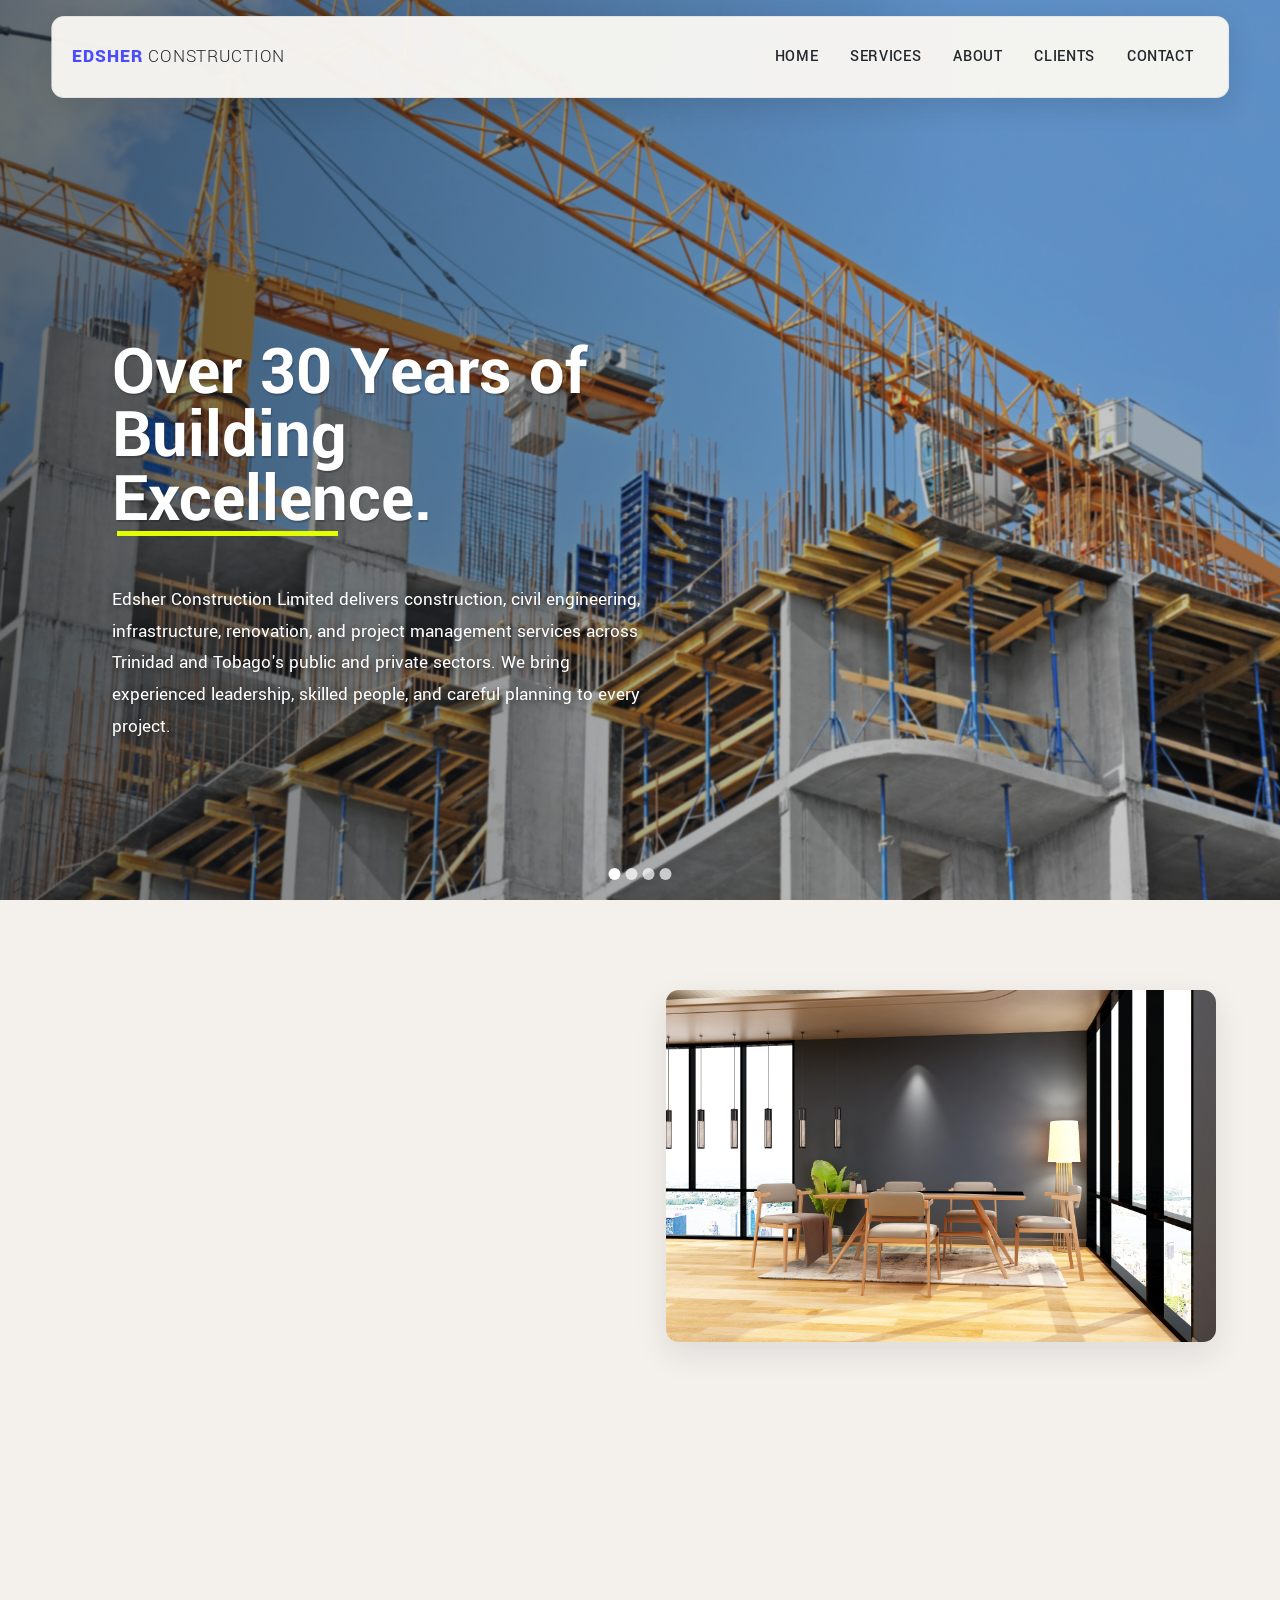
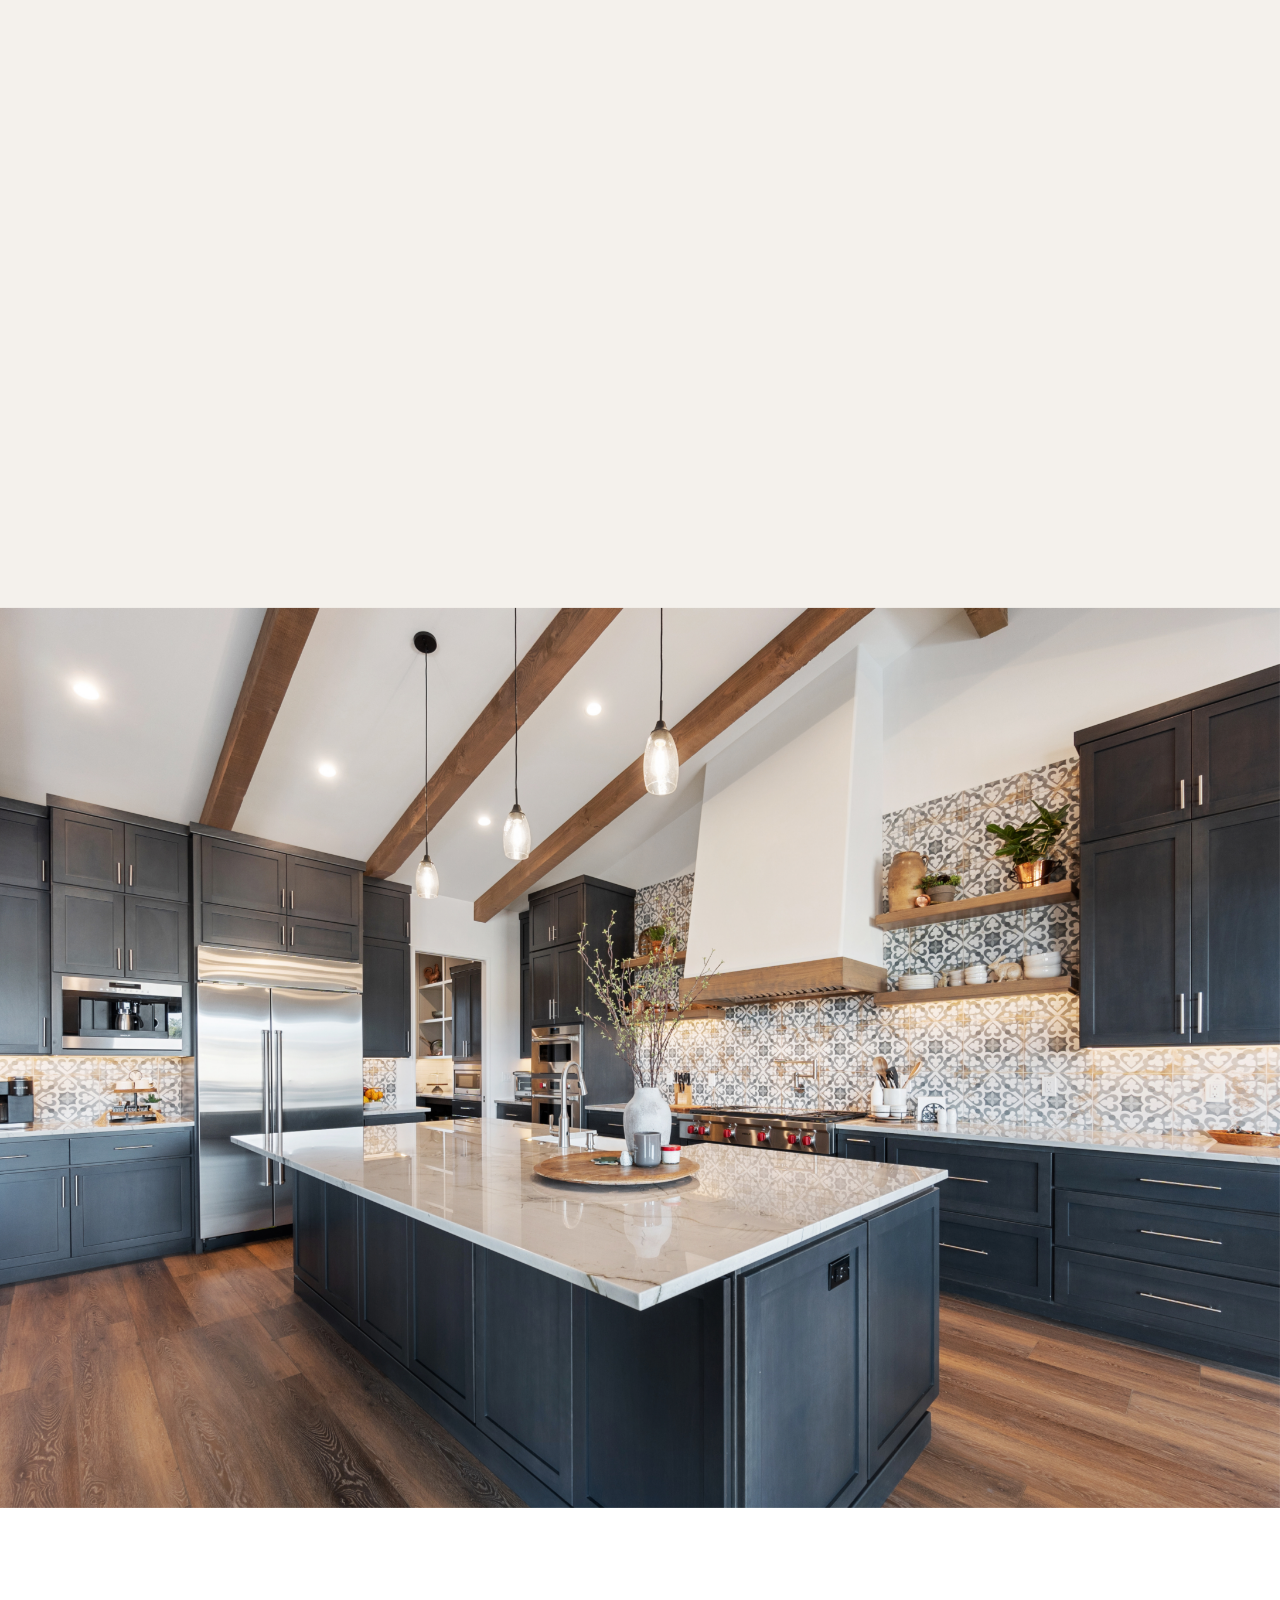
<file: index.html>
<!doctype html>
<html lang="en">
  <head>
    <meta charset="utf-8">
    <meta http-equiv="refresh" content="0; url=html/index.html">
    <title>Edsher Construction</title>
  </head>
  <body>
    <p><a href="html/index.html">Open the Edsher Construction site</a></p>
  </body>
</html>
</file>
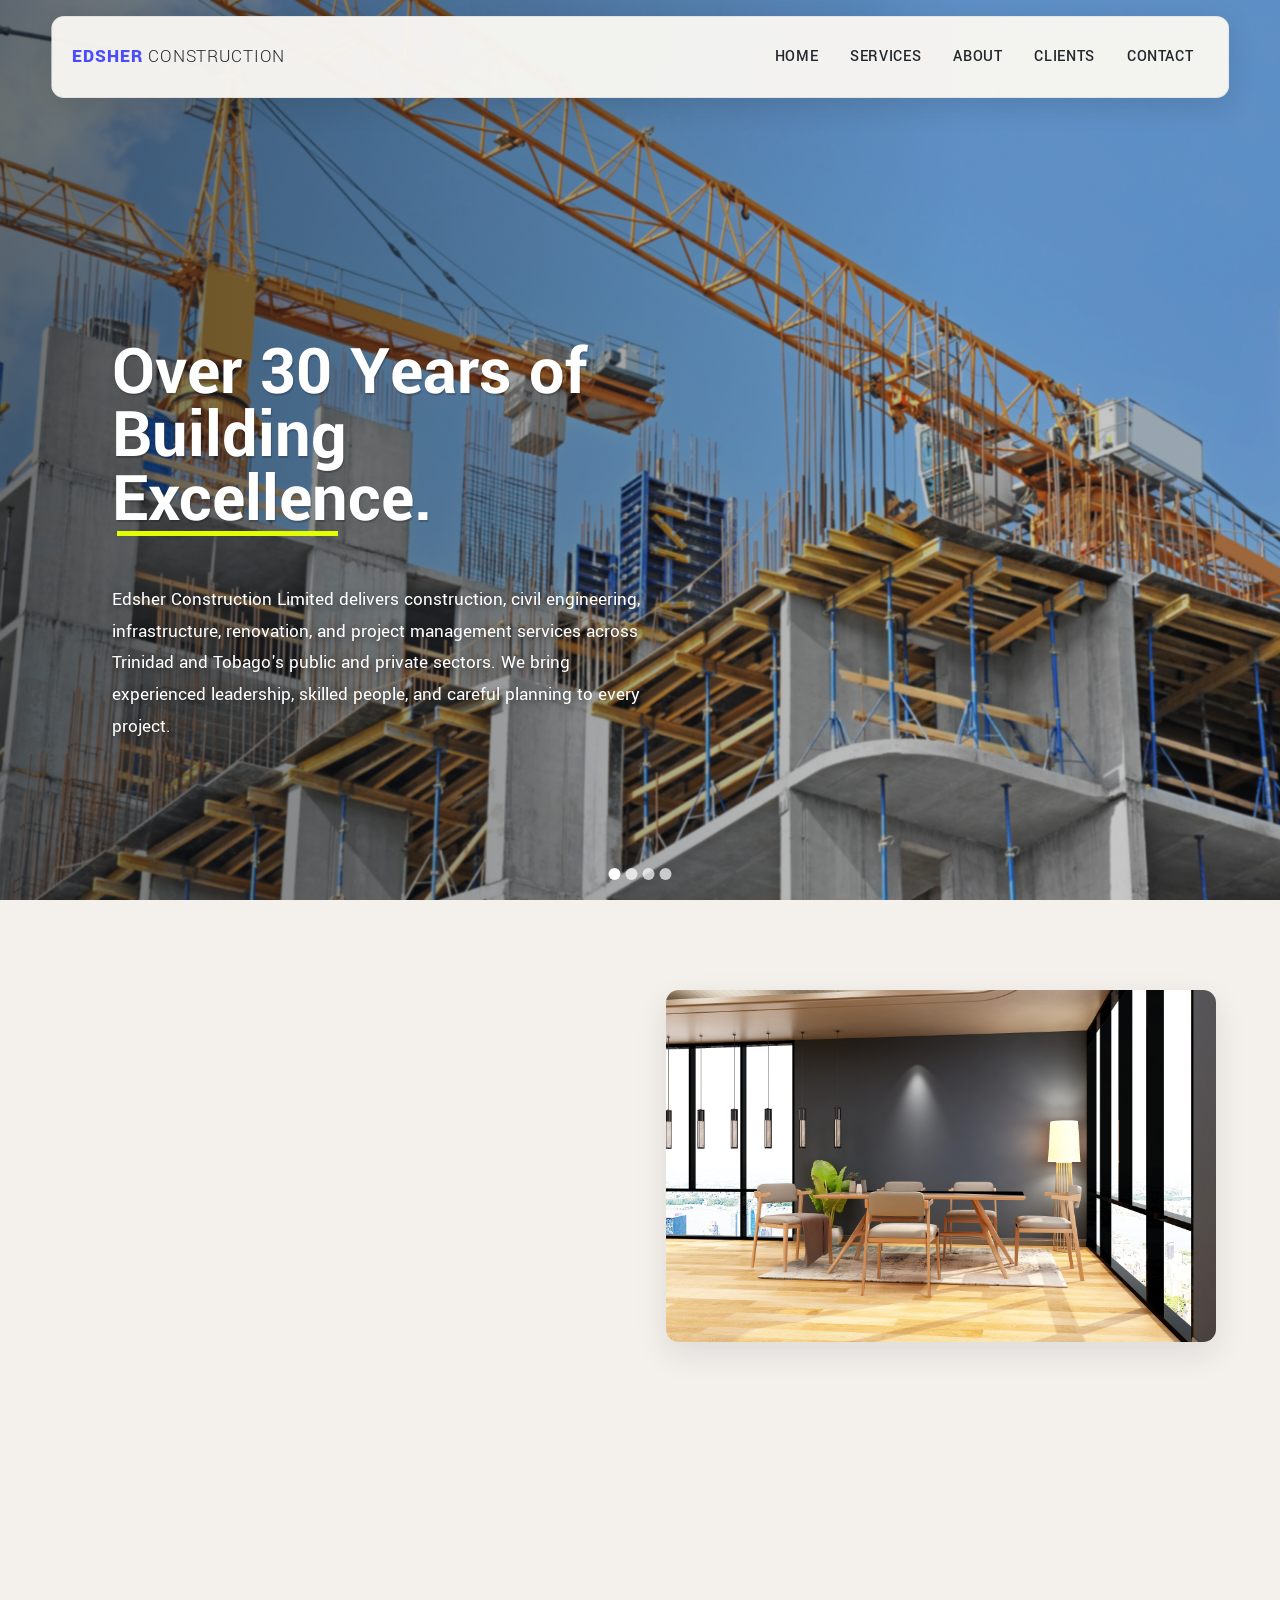
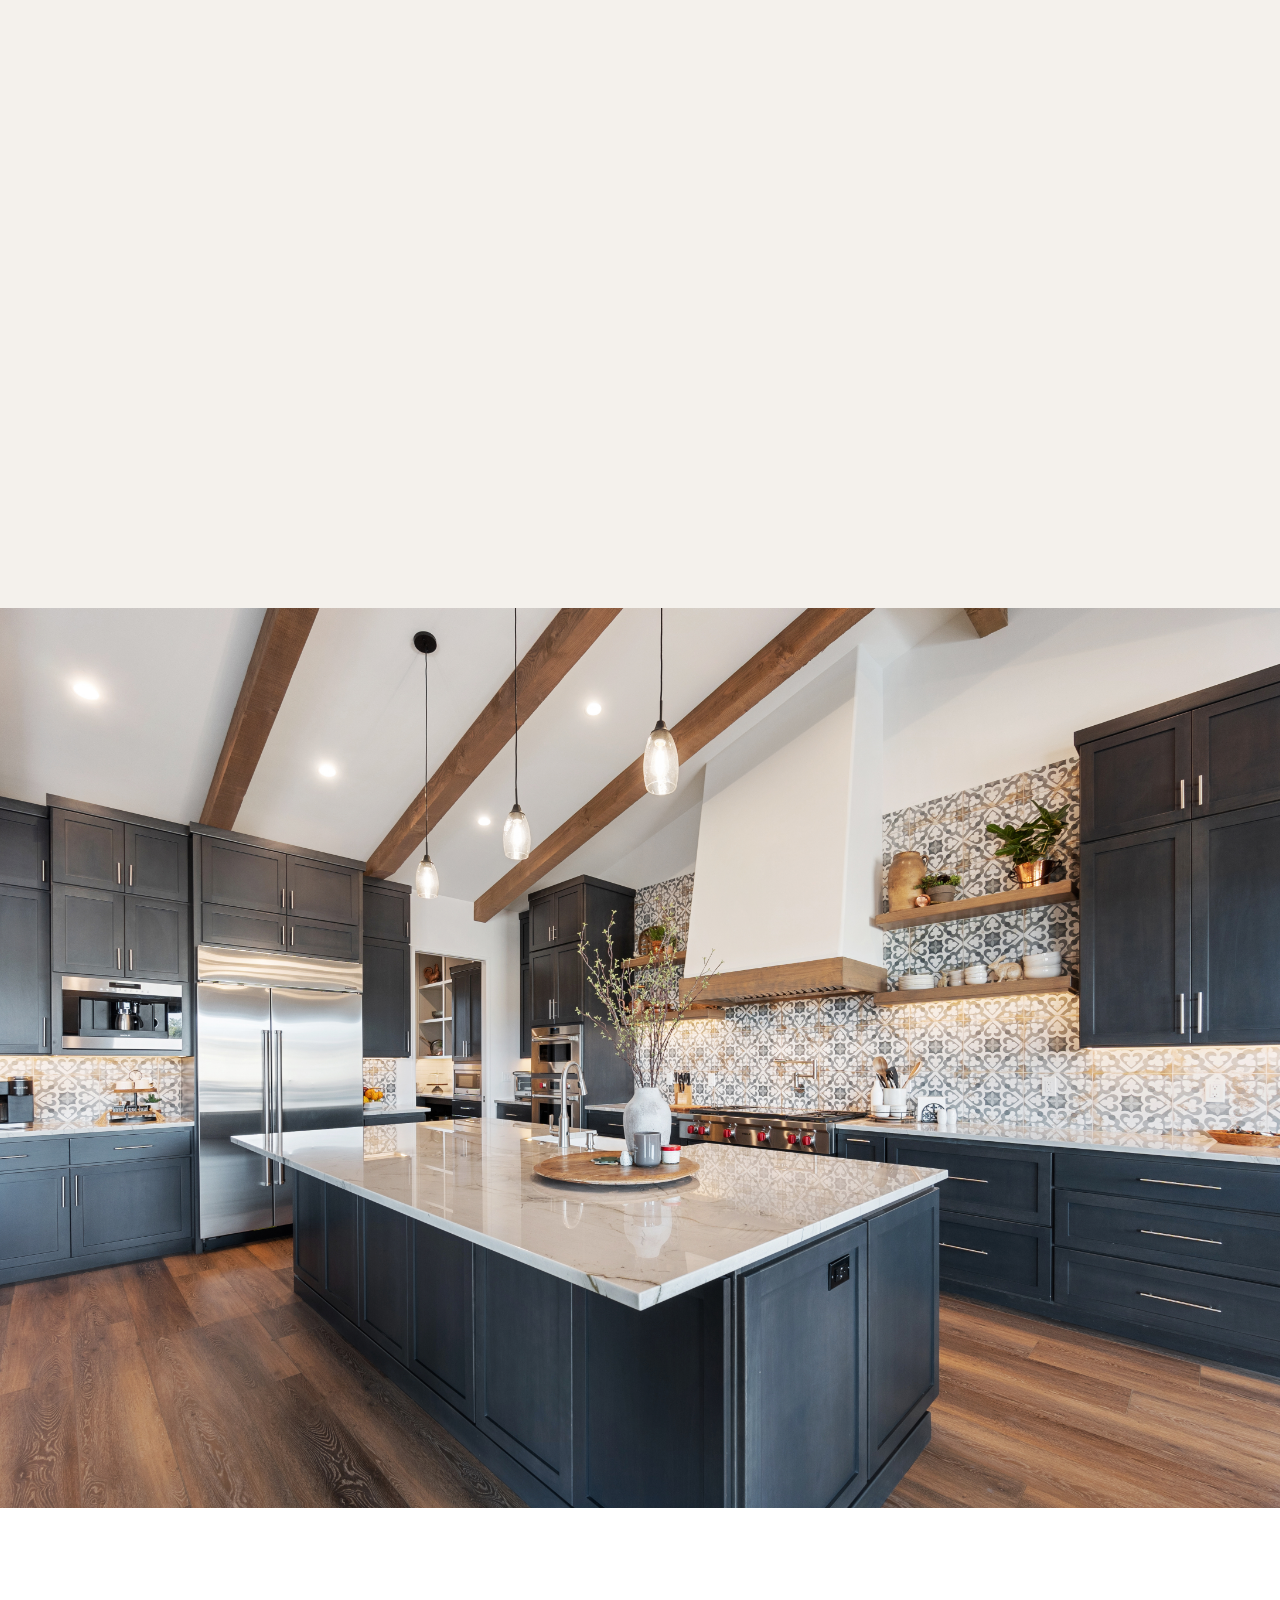
<file: html/index.html>
<!doctype html>
<html lang="en">
  <head>
    <meta charset="UTF-8" />
    <meta http-equiv="X-UA-Compatible" content="IE=edge" />
    <meta name="viewport" content="width=device-width, initial-scale=1.0" />
    <meta name="description" content="Edsher Construction Limited has delivered building, civil engineering, infrastructure, renovation, and project management services in Trinidad and Tobago since 1993." />
    <link href="../css/style.css" rel="stylesheet" />
    <link href="../css/header.css" rel="stylesheet"/>
    <link href="../css/index.css" rel="stylesheet"/>
    <link href="../css/footer.css" rel="stylesheet"/>
    <link href="../css/animations.css" rel="stylesheet" />
    <script src="../js/main.js" defer></script>
    <script type="module" src="../js/components/header.js"></script>
    <script type="module" src="../js/components/footer.js"></script>
    <script type="module" src="../js/animations.js"></script>
    <link rel="preconnect" href="https://fonts.googleapis.com" />
    <link rel="preconnect" href="https://fonts.gstatic.com" crossorigin />
    <link
      href="https://fonts.googleapis.com/css2?family=Inter:ital,opsz,wght@0,14..32,100..900;1,14..32,100..900&family=Libre+Baskerville&family=Yantramanav:wght@100;300;400;500;700;900&display=swap"
      rel="stylesheet"
    />
    <title>
      Edsher Construction | Construction Company Trinidad and Tobago
    </title>
  </head>

  <body>
    <!-- <header>
      <nav>
        <div class="menubar">
          <div class="branding">
            <p
              style="
                font-weight: 600;
                padding: 0;
                margin: 0;
                color: rgb(76, 76, 255);
              "
            >
              EDSHER
            </p>
            <p style="font-weight: 300; padding: 0; margin-right: 0">
              CONSTRUCTION
            </p>
          </div>

          <div class="hamburger" id="hamburger">
            <span></span>
            <span></span>
            <span></span>
          </div>

          <ul id="menu-actual">
            <li><a href="index.html#home">HOME</a></li>
            <li class="collapsible">
              <a href="index.html#our-services-section">
                <span>SERVICES</span>
                <svg
                  xmlns="http://www.w3.org/2000/svg"
                  viewBox="0 0 24 24"
                  fill="currentColor"
                  class="size-6 dropdown-arrow"
                >
                  <path
                    fill-rule="evenodd"
                    d="M12.53 16.28a.75.75 0 0 1-1.06 0l-7.5-7.5a.75.75 0 0 1 1.06-1.06L12 14.69l6.97-6.97a.75.75 0 1 1 1.06 1.06l-7.5 7.5Z"
                    clip-rule="evenodd"
                  />
                </svg>
              </a>
              <ul class="submenu">
                <li><a href="#commercial-tab">COMMERCIAL</a></li>
                <li><a href="#domestic-tab">DOMESTIC</a></li>
                <li><a href="#engineering-tab">ENGINEERING</a></li>
              </ul>
            </li>
            <li class="collapsible">
              <a href="./about.html">
                <span>ABOUT</span>
                <svg
                  xmlns="http://www.w3.org/2000/svg"
                  viewBox="0 0 24 24"
                  fill="currentColor"
                  class="size-6 dropdown-arrow"
                >
                  <path
                    fill-rule="evenodd"
                    d="M12.53 16.28a.75.75 0 0 1-1.06 0l-7.5-7.5a.75.75 0 0 1 1.06-1.06L12 14.69l6.97-6.97a.75.75 0 1 1 1.06 1.06l-7.5 7.5Z"
                    clip-rule="evenodd"
                  />
                </svg>
              </a>
              <ul class="submenu">
                <li><a href="./about.html">ABOUT US</a></li>
                <li><a href="./team.html">OUR TEAM</a></li>
              </ul>
            </li>
            <li><a href="./projects.html">PROJECTS</a></li>
            <li><a href="index.html#footer-section">CONTACT</a></li>
          </ul>
          <style>
            .collapsible a {
              display: flex;
            }
          </style>
        </div>
      </nav>
    </header> -->

    <site-header></site-header>
    <div class="slideshow-page" id="home">
      <div class="slides-container">
        <div id="slideshow-page-first" class="slide active">
          <div class="slide-content" id="sl-cntnt-first">
            <!-- <img src="main_img1" alt="Edsher Construction homepage" /> -->

            <h1>Over 30 Years of Building Excellence.</h1>
            <hr class="section-divider" />
            <p>
              Edsher Construction Limited delivers construction, civil
              engineering, infrastructure, renovation, and project management
              services across Trinidad and Tobago's public and private sectors.
              We bring experienced leadership, skilled people, and careful
              planning to every project.
            </p>
          </div>
        </div>
        <div id="slideshow-page-second" class="slide">
          <!-- <img src="comm_img1" alt="Edsher Construction's Commercial Prowice" /> -->
          <div class="slide-content" id="sl-cntnt-second">
            <h1>Building Construction</h1>
            <p>
              We build residential, commercial, industrial, institutional,
              government, educational, and healthcare facilities. Our work also
              includes extensions, roofing, structural works, renovations, and
              interior and exterior finishing.
            </p>
          </div>
        </div>
        <div id="slideshow-page-third" class="slide">
          <!-- <img src="dom_img1" /> -->
          <div class="slide-content" id="sl-cntnt-third">
            <h1>Civil Engineering &amp; Infrastructure</h1>

            <p>
              Our civil and infrastructure work includes roads, highways,
              drainage, bridges, water and sewerage works, site development,
              earthworks, structural construction, and infrastructure
              rehabilitation.
            </p>
          </div>
        </div>
        <div id="slideshow-page-last" class="slide">
          <!-- <img src="engin_img1" alt="Edsher Construction's Engineering prowice" /> -->
          <div class="slide-content" id="sl-cntnt-last">
            <h1>Renovation &amp; Project Support</h1>
            <p>
              We help extend the useful life and value of existing properties
              through repairs, upgrades, and preventive maintenance. Our project
              support spans planning, estimating, budgeting, scheduling,
              supervision, monitoring, and handover.
            </p>
          </div>
        </div>
      </div>

      <div class="dot-container"></div>
    </div>

    <div></div>
    <div id="tidbit_1">
      <section id="content-section">
        <h1>Experience Since 1993</h1>
        <hr class="section-divider" style="margin-top: 0" />
        <p>
          With more than three decades of experience, Edsher Construction has
          completed projects valued at over TT$400 million for public- and
          private-sector clients.
        </p>
        <div id="button-div">
          <button
            onclick="window.location.href = 'contact.html'"
            class="contact-btn"
            role="button"
          >
          CONTACT US
          </button>
        </div>
      </section>
      <div id="img-section"></div>
    </div>

    <div id="our-services-section">
      <div id="top-section">
        <p>Our Capabilities</p>
        <h1>CONSTRUCTION THROUGH HANDOVER</h1>
      </div>
      <div id="services-box">
        <div class="service-tab" id="building-tab">
          <div class="service-content" id="com-content">
            <p>
              From homes and commercial buildings to institutional, government,
              industrial, education, and healthcare facilities, we deliver
              building works focused on functionality, durability, safety, and
              value.
            </p>
          </div>
          <div class="service-label" id="comm-label">
            <p>BUILDING CONSTRUCTION</p>
          </div>
        </div>
        <div class="service-tab" id="civil-tab">
          <div class="service-content" id="dom-content">
            <p>
              Our civil, structural, and infrastructure capabilities include
              roads, drainage, bridges, water and sewerage works, site
              development, earthworks, and infrastructure rehabilitation.
            </p>
          </div>
          <div class="service-label" id="dome-label">
            <p>CIVIL &amp; INFRASTRUCTURE</p>
          </div>
        </div>
        <div class="service-tab" id="renovation-tab">
          <div class="service-content" id="engin-content">
            <p>
              We repair, rehabilitate, upgrade, and maintain existing buildings
              and facilities, helping clients improve their safety,
              functionality, and useful life.
            </p>
          </div>
          <div class="service-label" id="engin-label">
            <p>RENOVATION &amp; MAINTENANCE</p>
          </div>
        </div>
        <div class="service-tab" id="project-management-tab">
          <div class="service-content" id="project-management-content">
            <p>
              We coordinate projects from concept through completion, with
              planning, feasibility, estimating, budgeting, scheduling,
              procurement support, supervision, quality control, and handover.
            </p>
          </div>
          <div class="service-label" id="project-management-label">
            <p>PROJECT MANAGEMENT</p>
          </div>
        </div>
      </div>
    </div>

    <div id="quote-section">
      <div id="quote-content">
        <h1>PLAN. BUILD. CONTROL. DELIVER.</h1>
        <p>
          <strong>PLAN</strong> — We assess project requirements, scope,
          resources, timelines, risks, and budgets before work begins.<br /><br />
          <strong>BUILD</strong> — Our skilled workforce applies established
          construction practices, quality materials, and appropriate
          technology.<br /><br />
          <strong>CONTROL</strong> — We supervise quality, safety, costs,
          materials, and schedules throughout project execution.<br /><br />
          <strong>DELIVER</strong> — We complete work to agreed standards and
          maintain open communication with our clients.
        </p>
        <div id="button-div">
          <button
            onclick="window.location.href = 'contact.html'"
            class="contact-btn"
            role="button"
          >
            Request a Quote
          </button>
        </div>
      </div>
    </div>

    <div id="mtt-section"></div>

    <div id="client-section">
      <div id="cl-top">
        <p>Public &amp; Private Sector Experience</p>
        <h1>SELECTED CLIENTS</h1>
        <p id="client-intro">The logos are a small sample of a much broader public- and private-sector portfolio.</p>
      </div>
      <hr class="section-divider" />
      <div class="client-showcase">
        <aside class="client-proof" aria-label="Edsher Construction project experience">
          <p class="client-proof-kicker">A BROADER TRACK RECORD</p>
          <p class="client-proof-stat">TT$400M<span>+</span></p>
          <p class="client-proof-caption">Combined value of completed projects</p>
          <div class="client-proof-rule"></div>
          <p class="client-proof-copy">Experience includes work for public agencies, institutions, commercial organizations, developers, and private clients.</p>
          <p class="client-proof-list-label">ALSO IN OUR PORTFOLIO</p>
          <ul class="client-proof-list">
            <li>Port Authority of Trinidad and Tobago</li>
            <li>Telecommunications Services of Trinidad and Tobago</li>
            <li>Bermudez Biscuits</li>
            <li>And other commercial and private-sector clients</li>
          </ul>
        </aside>
        <div id="client-images" aria-label="Selected client organizations">
          <img src="../assets/NP-Logo.png" alt="National Petroleum Marketing Company" />
          <img src="../assets/WASA-Logo.png" alt="Water and Sewerage Authority" />
          <img src="../assets/AATT-Logo.png" alt="Airports Authority of Trinidad and Tobago" />
        </div>
      </div>
    </div>

    <div id="wwu-section"></div>

    <!-- <div id="footer-section">
      <div class="f-section">
        <div class="company-logo">
          <h1>
            <p
              style="
                font-size: 1.6em;
                font-weight: 700;
                margin: 0;
                color: rgb(76, 76, 255);
              "
            >
              EDSHER
            </p>
            <p style="margin: 0">CONSTRUCTION</p>
          </h1>
        </div>
        <p>We get the job done.</p>
      </div>
      <div class="f-section">
        <h1>Services</h1>
        <div class="f-content" id="footer-services">
          <a href="#commercial-tab">Commercial</a>
          <a href="#domestic-tab">Domestic</a>
          <a href="#engineering-tab">Engineering</a>
        </div>
      </div>
      <div class="f-section">
        <h1>Company</h1>
        <div class="f-content" id="footer-company">
          <a href="./contact.html">Get a Quote</a>
          <a href="./about.html">About Us</a>
          <a href="#client-section">Our Clients</a>
          <a href="https://g.page/r/CQN3x66xHF7KEBM/review">Leave a Review</a>
        </div>
      </div>
      <div class="f-section">
        <h1>Contact</h1>
        <div class="f-content" id="footer-contact">
          <a href="tel:+18686841833">
            <svg
              xmlns="http://www.w3.org/2000/svg"
              viewBox="0 0 24 24"
              fill="currentColor"
              class="size-6"
            >
              <path
                fill-rule="evenodd"
                d="M1.5 4.5a3 3 0 0 1 3-3h1.372c.86 0 1.61.586 1.819 1.42l1.105 4.423a1.875 1.875 0 0 1-.694 1.955l-1.293.97c-.135.101-.164.249-.126.352a11.285 11.285 0 0 0 6.697 6.697c.103.038.25.009.352-.126l.97-1.293a1.875 1.875 0 0 1 1.955-.694l4.423 1.105c.834.209 1.42.959 1.42 1.82V19.5a3 3 0 0 1-3 3h-2.25C8.552 22.5 1.5 15.448 1.5 6.75V4.5Z"
                clip-rule="evenodd"
              />
            </svg>
            <p>(868)684-1833</p>
          </a>
          <a href="mailto:edsher@hotmail.com">
            <svg
              xmlns="http://www.w3.org/2000/svg"
              viewBox="0 0 24 24"
              fill="currentColor"
              class="size-6"
            >
              <path
                d="M1.5 8.67v8.58a3 3 0 0 0 3 3h15a3 3 0 0 0 3-3V8.67l-8.928 5.493a3 3 0 0 1-3.144 0L1.5 8.67Z"
              />
              <path
                d="M22.5 6.908V6.75a3 3 0 0 0-3-3h-15a3 3 0 0 0-3 3v.158l9.714 5.978a1.5 1.5 0 0 0 1.572 0L22.5 6.908Z"
              />
            </svg>
            <p>edsher@hotmail.com</p>
          </a>
          <a href="https://maps.app.goo.gl/wiYwBDwMNezpiGQq5">
            <svg
              xmlns="http://www.w3.org/2000/svg"
              viewBox="0 0 24 24"
              fill="currentColor"
              class="size-6"
            >
              <path
                fill-rule="evenodd"
                d="m11.54 22.351.07.04.028.016a.76.76 0 0 0 .723 0l.028-.015.071-.041a16.975 16.975 0 0 0 1.144-.742 19.58 19.58 0 0 0 2.683-2.282c1.944-1.99 3.963-4.98 3.963-8.827a8.25 8.25 0 0 0-16.5 0c0 3.846 2.02 6.837 3.963 8.827a19.58 19.58 0 0 0 2.682 2.282 16.975 16.975 0 0 0 1.145.742ZM12 13.5a3 3 0 1 0 0-6 3 3 0 0 0 0 6Z"
                clip-rule="evenodd"
              />
            </svg>
            <p>
              #2 Riverview Mc Carthy St. <br />
              Santa Cruz<br />
              Trinidad & Tobago<br />
            </p>
          </a>
        </div>
      </div>
    </div> -->
    <!-- <iframe src="https://www.google.com/maps/embed?pb=!1m18!1m12!1m3!1d3920.284918612456!2d-61.46728100000001!3d10.7124933!2m3!1f0!2f0!3f0!3m2!1i1024!2i768!4f13.1!3m3!1m2!1s0x8c36075d96e48877%3A0xca5e1cb1aec77703!2sEdsher%20Construction%20Ltd.!5e0!3m2!1sen!2stt!4v1734658399889!5m2!1sen!2stt" width="600" height="450" style="border:0;" allowfullscreen="" loading="lazy" referrerpolicy="no-referrer-when-downgrade"></iframe> -->

    <site-footer></site-footer>
  </body>
</html>
</file>
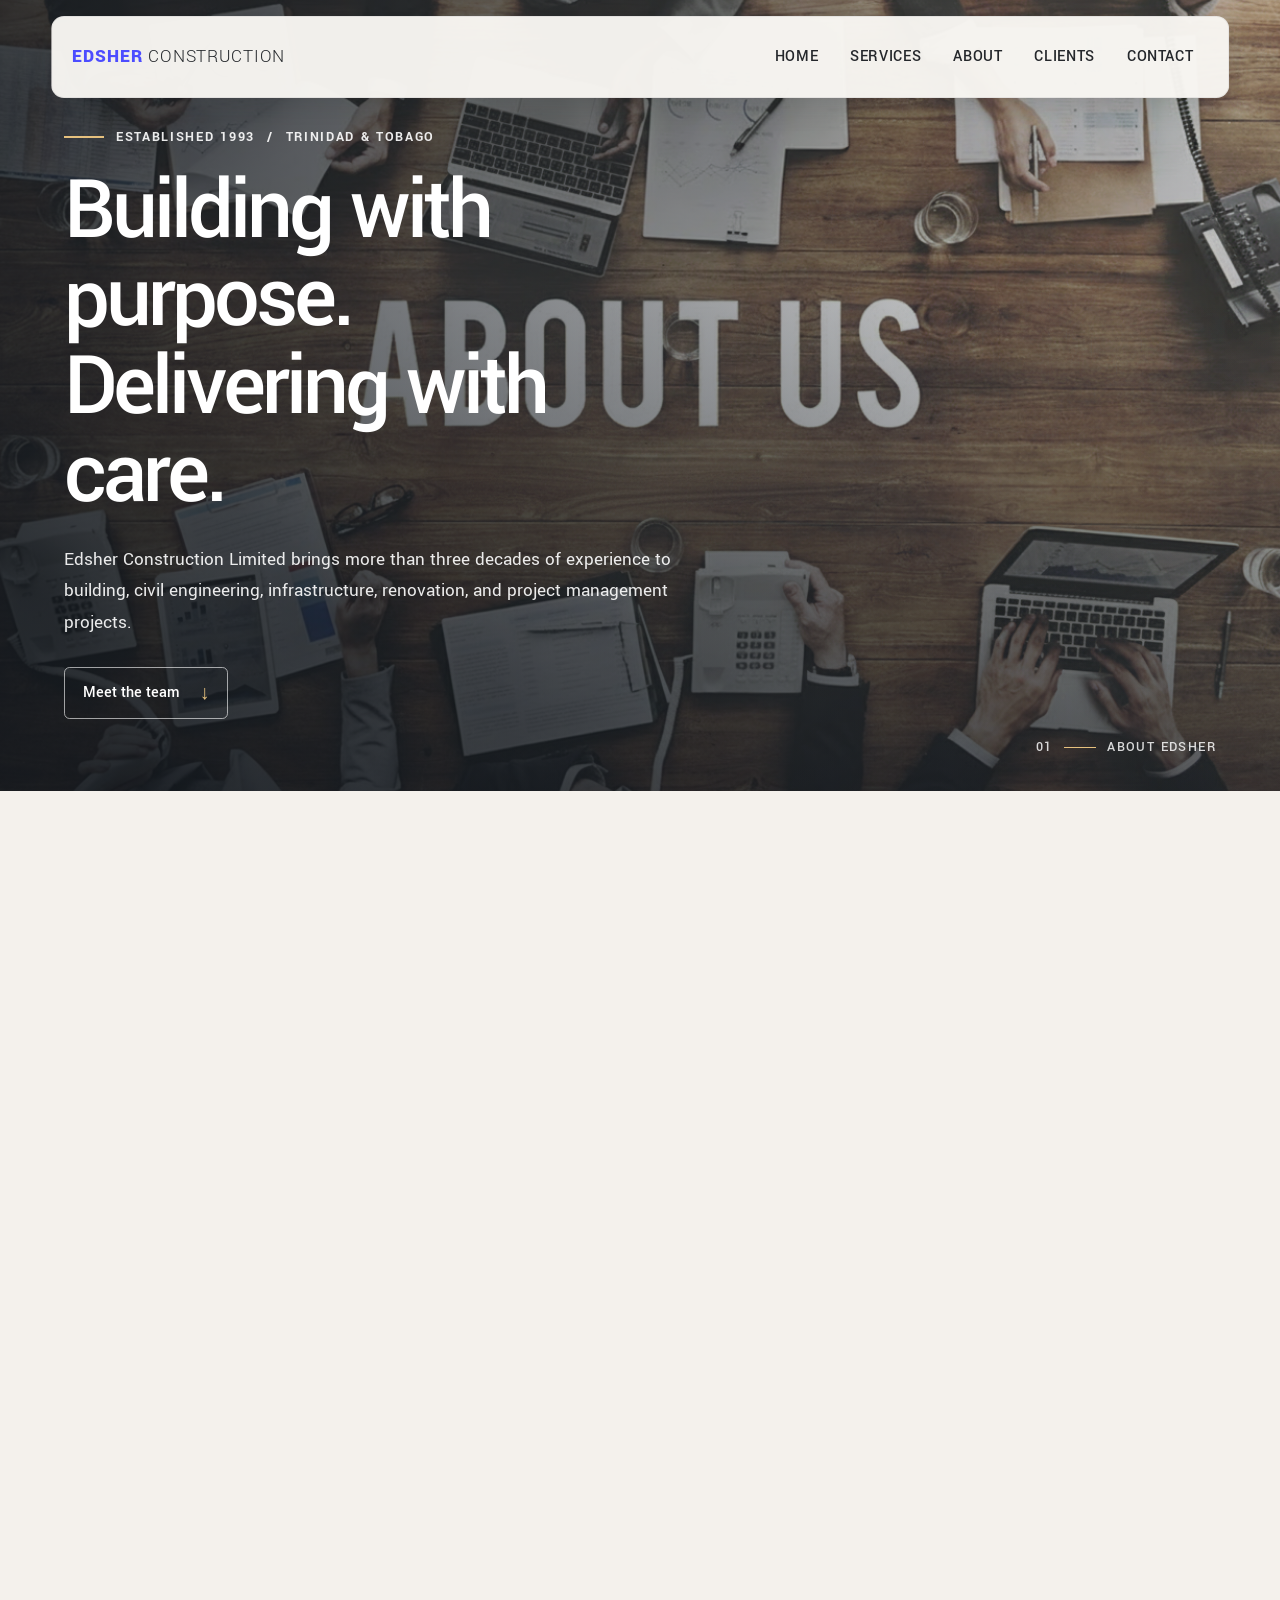
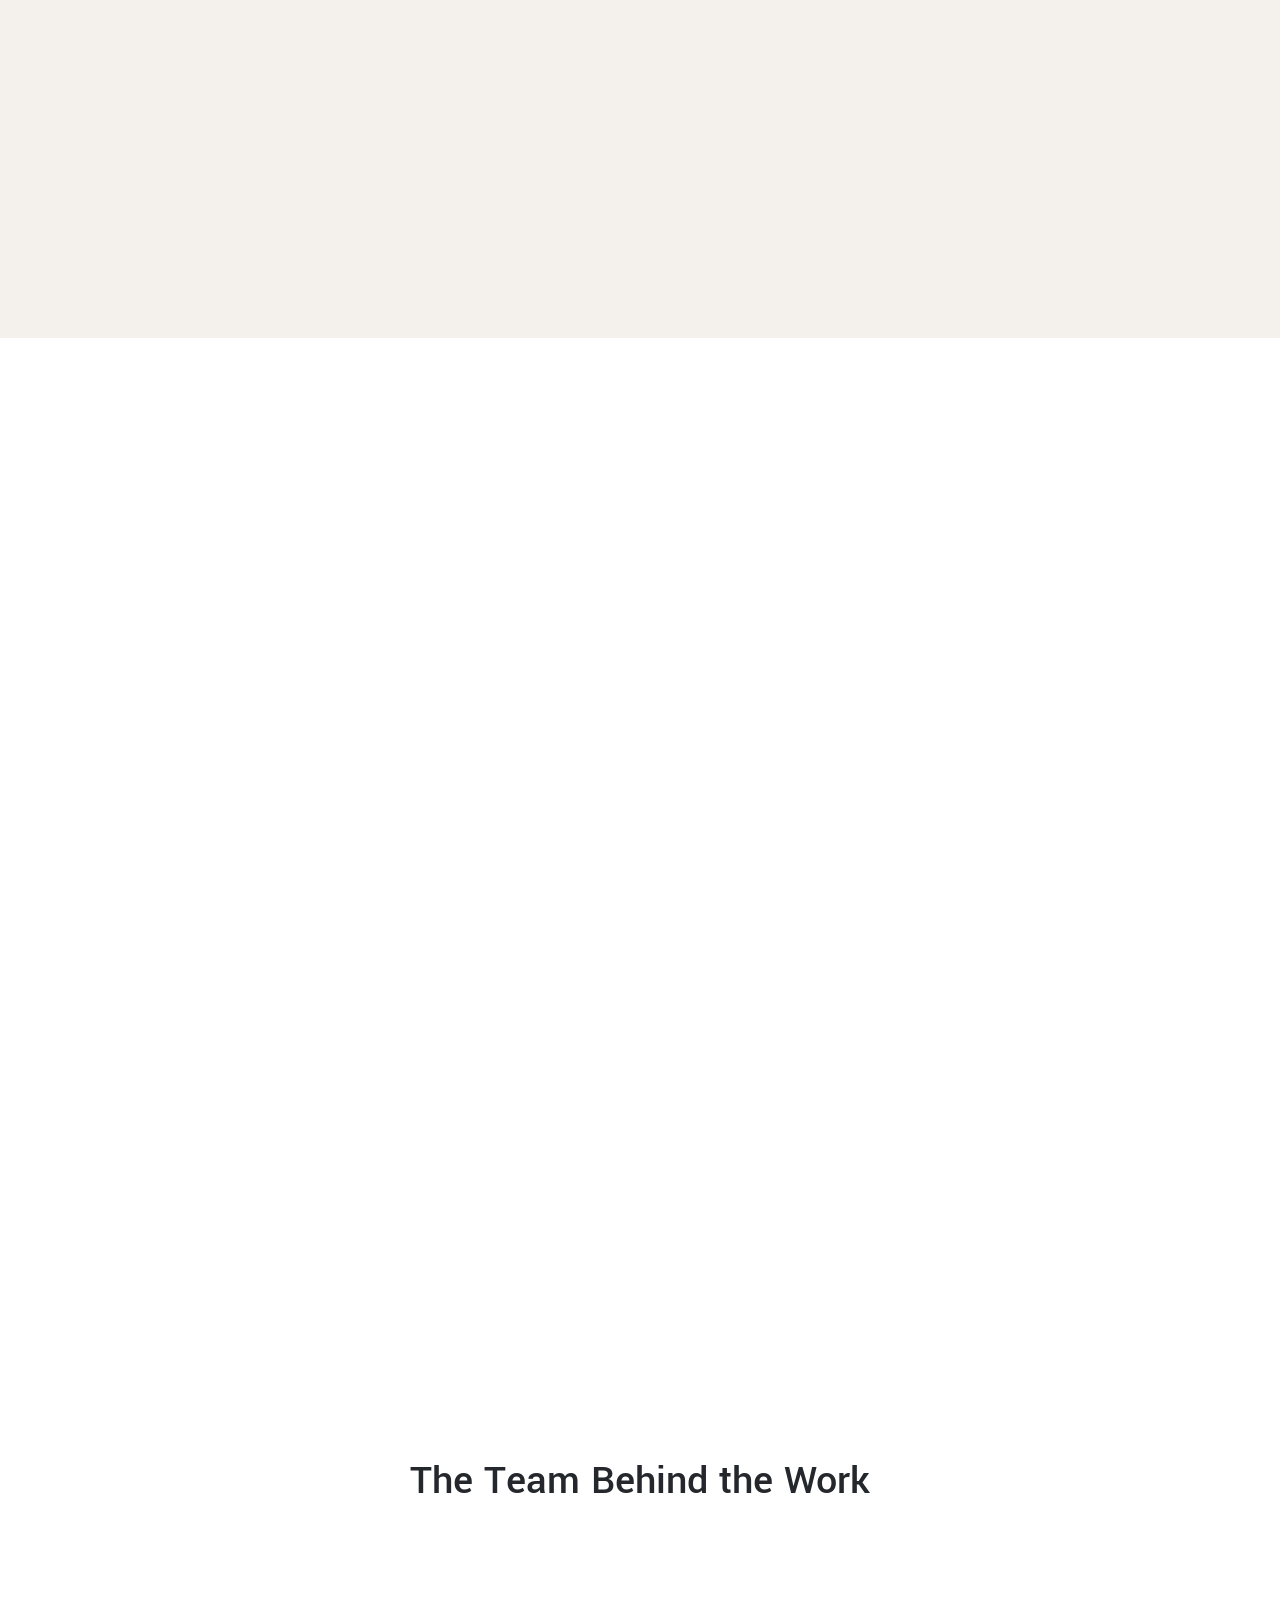
<file: html/about.html>
<!doctype html>
<html lang="en">

<head>
  <meta charset="UTF-8" />
  <meta http-equiv="X-UA-Compatible" content="IE=edge" />
  <meta name="viewport" content="width=device-width, initial-scale=1.0" />
  <link rel="stylesheet" href="../css/header.css" />
  <link rel="stylesheet" href="../css/about.css" />
  <link rel="stylesheet" href="../css/footer.css"/>
  <link rel="stylesheet" href="../css/style.css " />
  <link rel="stylesheet" href="../css/animations.css"/>
  <script type="module" src="../js/components/header.js"></script>
  <script type="module" src="../js/components/footer.js"></script>
  <script type="module" src="../js/main.js" defer></script>
  <script type="module" src="../js/animations.js" defer></script>
  


  <link href="https://fonts.googleapis.com/css2?family=Yantramanav:wght@100;300;400;500;700;900&display=swap"
    rel="stylesheet" />
<link href="https://fonts.googleapis.com/css2?family=Archivo+Black&display=swap" rel="stylesheet">  <title>About Us</title>
</head>

<body>
 
  <site-header></site-header>


  <main>
    <section id="splash" aria-labelledby="about-hero-title">
      <div class="about-hero-content">
        <p class="about-hero-kicker">ESTABLISHED 1993 <span aria-hidden="true">/</span> TRINIDAD &amp; TOBAGO</p>
        <h1 id="about-hero-title">Building with purpose.<br />Delivering with care.</h1>
        <p class="about-hero-copy">Edsher Construction Limited brings more than three decades of experience to building, civil engineering, infrastructure, renovation, and project management projects.</p>
        <a class="about-hero-link" href="#our-team-page">Meet the team <span aria-hidden="true">↓</span></a>
      </div>
      <span class="about-hero-index" aria-hidden="true">01 <i></i> ABOUT EDSHER</span>
    </section>
    <div id="about-page" class="page ">
     <div class="content-section reveal reveal-right">
        <div class="text-section">
          <h1>Experience You Can Build On</h1>
          <hr />
          <p>
          Since 1993, Edsher Construction Limited has delivered construction and engineering work across Trinidad and Tobago. Our experience spans building construction, civil works and infrastructure, renovations and maintenance, and project management for public- and private-sector clients.
        </p>
        </div>
        <div class="img-section">
          <img
            src="../assets/Interior.jpeg"
            alt="Edsher Construction project"
          />
        </div>
    </div>

        <div class="content-section reveal reveal-left">
        <div class="img-section">
          <img
            src="../assets/office.jpeg"
            alt="Edsher Construction project"
          />
        </div>

      <div class="text-section reveal reveal-right">
        <h1>From Planning Through Delivery</h1>
        <hr />
        <p>
         We coordinate the people, resources, and technical work required at every stage of a project. Our team supports estimating, planning, procurement, site supervision, quality control, and handover, with a practical focus on safe, dependable delivery.
        </p>
      </div>

    
  </div>
  </div>

    

    <div id="our-team-page" class="page">
      <div id="our-team-top" class="reveal reveal-up">
        <h1>OUR TEAM</h1>
        <hr />
        <p>Our team brings together company leadership, project management, estimating, administration, and in-house trade skills. We work with clients, consultants, contractors, and suppliers from early planning through site delivery and handover, keeping communication clear and coordination practical at each stage.</p>
      </div>

    
      <div id="team-members" class="reveal reveal-up">
        <div class="t-mem reveal reveal reveal-left">
          <div class="portrait-div" id="edric-portrait">
            <img class="staff-img" src="../assets/edric_portrait.jpg" alt="Edric Murray"/>
          </div>
          <h1 class="member-name">Edric Murray</h1>
          <p class="member-pos">Director</p>
          <hr />
          <p class="member-content">
            As founder and Director, Edric leads the company and oversees its daily operations. He also carries out estimating and contributes to project management.
          </p>
        </div>
        <div class="t-mem reveal reveal-left">
          <div class="portrait-div" id="sherry-portrait">
            <img class="staff-img" src="../assets/sherry_portrait.jpg" alt="Sherry Ann Murray"/>
          </div>
          <h1 class="member-name">Sherry Ann Murray</h1>
          <p class="member-pos">Director / Office Manager</p>
          <hr />
          <p class="member-content content">
            Sherry Ann oversees the company’s office and administrative operations. As Director and Office Manager, she helps coordinate the business and supports the day-to-day work that keeps projects and company operations moving.
          </p>
        </div>
         <div class="t-mem reveal reveal-left">
          <div class="portrait-div" id="shaneis-portrait">
            <a href="https://murraylawcompany.com" style="text-decoration: none; color:black"> </a>
            <img class="staff-img" src="../assets/SM_image.webp" alt="Shaneis Murray"/>
          </div>
          <h1 class="member-name">Shaneis Murray</h1>
          <p class="member-pos">Corporate Secretary</p>
          <hr />
          <p class="member-content">
            Shaneis supports the company’s corporate affairs and administration, including contracts, company documentation, and compliance matters. Her work helps keep the company’s records and obligations organized.
          </p>
        </div>
        <!-- <div class="t-mem" id="staff-section">
          <h1 class="member-name"></h1>
          <p class="member-pos"></p>
          <hr />
          <p class="member-content"></p>
        </div> -->
      </div>
      <div id="workforce-div">
          <h1 class="workforce-header">The Team Behind the Work</h1>
        <div class="workforce-card reveal reveal-left">
 <div class="workforce-img">
  <img src="../assets//workforce_img.jpg" alt="workforce-image"/>
 </div>
        <div class="workforce-content">
          <p class="content">
            Our skilled workforce turns plans into completed building and civil construction work. Carpenters, masons, electricians, plumbers, and labourers contribute practical expertise across project stages.</p>
          <h2>In-house technical expertise</h2>
            <ul>
              <li>Carpenters</li>
              <li>Masons</li>
              <li>Electricians</li>
              <li>Plumbers</li>
            </ul>
            <p class="content">Our in-house capabilities include carpentry, masonry, electrical, and plumbing work, supporting delivery from the early construction stages through finishing.</p>
        </div>
        </div>
       
       
      </div>
    </div>
  </main>

<site-footer></site-footer>
</body>

</html>
</file>
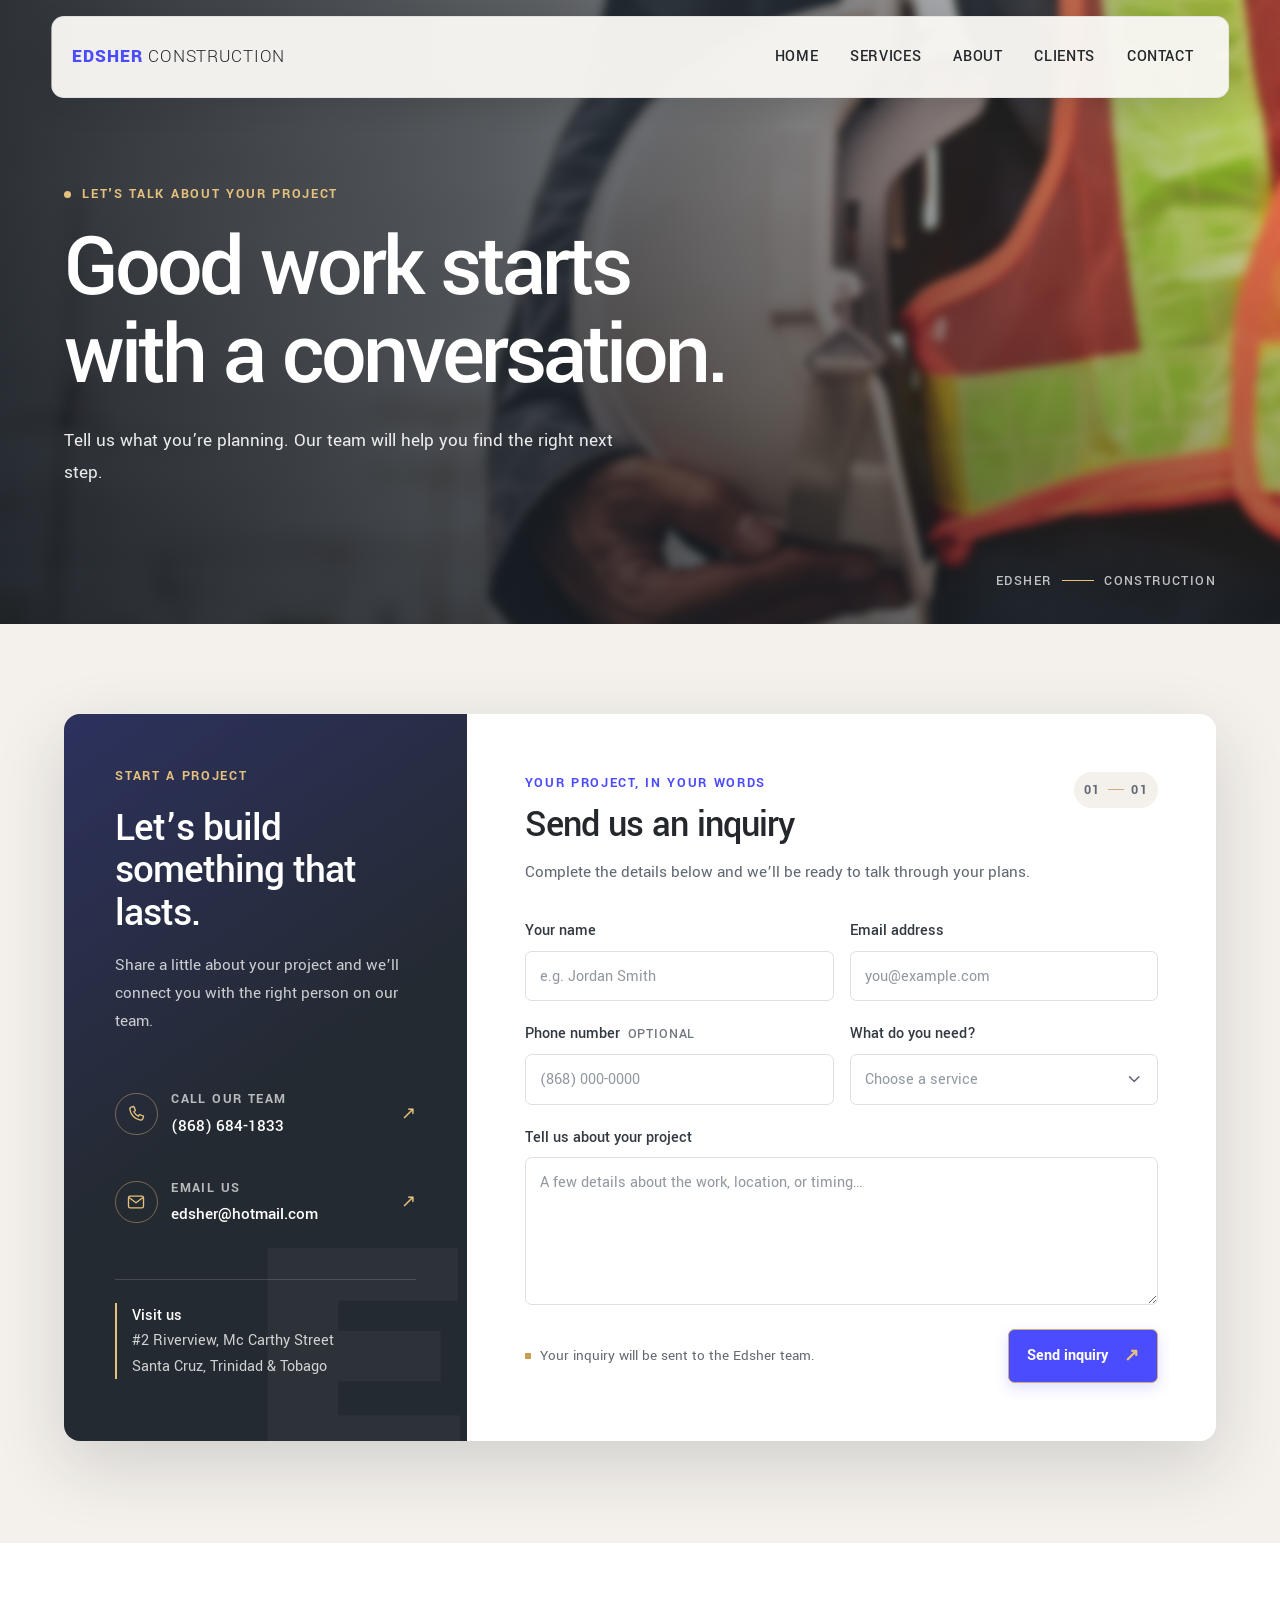
<file: html/contact.html>
<!doctype html>
<html lang="en">
  <head>
    <meta charset="UTF-8" />
    <meta name="viewport" content="width=device-width, initial-scale=1.0" />
    <meta name="theme-color" content="#f4f1ec" />
    <title>Contact Us | Edsher Construction</title>
    <link rel="stylesheet" href="../css/style.css" />
    <link rel="stylesheet" href="../css/header.css" />
    <link rel="stylesheet" href="../css/contact.css" />
    <link rel="stylesheet" href="../css/footer.css" />
    <link rel="stylesheet" href="../css/animations.css" />
    <script type="module" src="../js/components/header.js"></script>
    <script type="module" src="../js/components/footer.js"></script>
    <script type="module" src="../js/animations.js"></script>
    <script type="module" src="../js/contact-form.js"></script>
    <link rel="preconnect" href="https://fonts.googleapis.com" />
    <link rel="preconnect" href="https://fonts.gstatic.com" crossorigin />
    <link href="https://fonts.googleapis.com/css2?family=Archivo+Black&family=Yantramanav:wght@300;400;500;600;700&display=swap" rel="stylesheet" />
  </head>
  <body>
    <site-header></site-header>
    <main>
      <section class="contact-hero" aria-labelledby="contact-title">
        <div class="contact-hero-inner">
          <p class="contact-eyebrow"><span></span> LET'S TALK ABOUT YOUR PROJECT</p>
          <h1 id="contact-title">Good work starts<br />with a conversation.</h1>
          <p class="contact-hero-copy">Tell us what you’re planning. Our team will help you find the right next step.</p>
        </div>
        <span class="contact-hero-mark" aria-hidden="true">EDSHER <i></i> CONSTRUCTION</span>
      </section>

      <section class="contact-main" aria-label="Contact Edsher Construction">
        <div class="contact-layout">
          <aside class="contact-panel">
            <p class="contact-panel-kicker">START A PROJECT</p>
            <h2>Let’s build<br />something that lasts.</h2>
            <p class="contact-panel-copy">Share a little about your project and we’ll connect you with the right person on our team.</p>

            <div class="contact-methods">
              <a class="contact-method" href="tel:+18686841833">
                <span class="contact-icon" aria-hidden="true">
                  <svg viewBox="0 0 24 24" fill="none"><path d="M7 3.5 9.4 3l2 4.8-2.1 1.5a15 15 0 0 0 5.4 5.4l1.5-2.1 4.8 2-.5 2.4a3 3 0 0 1-3.2 2.4A16.8 16.8 0 0 1 4.6 6.7 3 3 0 0 1 7 3.5Z"/></svg>
                </span>
                <span><small>CALL OUR TEAM</small><strong>(868) 684-1833</strong></span>
                <span class="contact-arrow" aria-hidden="true">↗</span>
              </a>
              <a class="contact-method" href="mailto:edsher@hotmail.com">
                <span class="contact-icon" aria-hidden="true">
                  <svg viewBox="0 0 24 24" fill="none"><rect x="3" y="5" width="18" height="14" rx="2"/><path d="m4 7 8 6 8-6"/></svg>
                </span>
                <span><small>EMAIL US</small><strong>edsher@hotmail.com</strong></span>
                <span class="contact-arrow" aria-hidden="true">↗</span>
              </a>
            </div>

            <div class="contact-location">
              <span class="location-rule"></span>
              <p><strong>Visit us</strong><br />#2 Riverview, Mc Carthy Street<br />Santa Cruz, Trinidad &amp; Tobago</p>
            </div>
            <span class="contact-panel-watermark" aria-hidden="true">E</span>
          </aside>

          <div class="contact-form-card">
            <div class="form-heading">
              <div>
                <p class="form-kicker">YOUR PROJECT, IN YOUR WORDS</p>
                <h2>Send us an inquiry</h2>
              </div>
              <span class="form-step">01 <i></i> 01</span>
            </div>
            <p class="form-intro">Complete the details below and we’ll be ready to talk through your plans.</p>

            <p class="form-status" role="status" aria-live="polite" hidden></p>
            <form class="contact-form" id="contact-form" aria-label="Project inquiry form" action="https://formspree.io/f/myeenpzn" method="POST">
              <div class="form-grid">
                <label class="form-field">
                  <span>Your name</span>
                  <input type="text" name="name" autocomplete="name" placeholder="e.g. Jordan Smith" required />
                </label>
                <label class="form-field">
                  <span>Email address</span>
                  <input type="email" name="email" autocomplete="email" placeholder="you@example.com" required />
                </label>
                <label class="form-field">
                  <span>Phone number <small>OPTIONAL</small></span>
                  <input type="tel" name="phone" autocomplete="tel" placeholder="(868) 000-0000" />
                </label>
                <div class="form-field">
                  <span id="service-label">What do you need?</span>
                  <span class="custom-select" data-custom-select>
                    <input type="hidden" name="service" value="" />
                    <button class="custom-select-trigger" type="button" role="combobox" aria-labelledby="service-label service-value" aria-haspopup="listbox" aria-expanded="false" aria-controls="service-options" aria-required="true">
                      <span id="service-value" class="custom-select-value" data-placeholder>Choose a service</span>
                      <svg class="custom-select-chevron" viewBox="0 0 20 20" aria-hidden="true"><path d="m5 7.5 5 5 5-5" /></svg>
                    </button>
                    <span class="custom-select-menu" id="service-options" role="listbox" aria-labelledby="service-label" hidden>
                      <span class="custom-select-option" role="option" tabindex="-1" aria-selected="false" data-value="commercial">Commercial construction</span>
                      <span class="custom-select-option" role="option" tabindex="-1" aria-selected="false" data-value="domestic">Domestic construction</span>
                      <span class="custom-select-option" role="option" tabindex="-1" aria-selected="false" data-value="engineering">Engineering</span>
                      <span class="custom-select-option" role="option" tabindex="-1" aria-selected="false" data-value="other">Other project</span>
                    </span>
                  </span>
                </div>
                <label class="form-field form-field-wide">
                  <span>Tell us about your project</span>
                  <textarea name="message" rows="5" placeholder="A few details about the work, location, or timing…" required></textarea>
                </label>
              </div>
              <div class="form-submit-row">
                <p class="form-preview-note"><span></span><span class="form-note-text">Add your Formspree endpoint to enable submissions.</span></p>
                <button class="form-submit" type="submit" disabled>Send inquiry <span aria-hidden="true">↗</span></button>
              </div>
            </form>
          </div>
        </div>
      </section>
    </main>
    <site-footer></site-footer>
  </body>
</html>
</file>
<file: css/style.css>
:root {
  color-scheme: light;
  --ink: #24272b;
  --muted: #5e646b;
  --paper: #f4f1ec;
  --white: #fff;
  --accent: #4c4cff;
  --gold: #cdad7d;
  --content-width: 1200px;
  --page-gutter: clamp(1.25rem, 5vw, 4rem);
  --shadow: 0 12px 32px rgba(25, 30, 38, 0.1);
}

*,
*::before,
*::after { box-sizing: border-box; }

html { scroll-behavior: smooth; scroll-padding-top: 6rem; }

body {
  margin: 0;
  min-width: 320px;
  color: var(--ink);
  background: var(--white);
  font-family: "Yantramanav", sans-serif;
  font-size: 16px;
  line-height: 1.6;
  -webkit-font-smoothing: antialiased;
}

img { max-width: 100%; }
h1, h2, h3, p { margin-top: 0; }
h1, h2, h3 { line-height: 1.15; }
p { color: var(--muted); }
a { color: inherit; }
button, a { -webkit-tap-highlight-color: transparent; }
:focus-visible { outline: 3px solid var(--accent); outline-offset: 3px; }

main { display: block; }
section[id], div[id] { scroll-margin-top: 6rem; }

.section-divider {
  width: clamp(4rem, 12vw, 7rem);
  height: 3px;
  margin: 1rem auto 1.5rem;
  border: 0;
  background: var(--accent);
}

.size-6 { width: 1.5rem; height: 1.5rem; flex: 0 0 auto; }

@media (prefers-reduced-motion: reduce) {
  *, *::before, *::after {
    scroll-behavior: auto !important;
    animation-duration: 0.01ms !important;
    transition-duration: 0.01ms !important;
  }
}
</file>
<file: css/header.css>
site-header { display: block; }

site-header header {
  position: fixed;
  z-index: 1000;
  top: 1rem;
  left: 50%;
  width: min(92%, 1320px);
  transform: translateX(-50%);
  border: 1px solid rgba(36, 39, 43, 0.07);
  border-radius: 0.8rem;
  background: rgba(248, 246, 242, 0.97);
  box-shadow: 0 8px 28px rgba(20, 25, 30, 0.14);
  transition: top 0.25s ease, width 0.25s ease, transform 0.3s ease, opacity 0.3s ease;
}

site-header header.hide { transform: translate(-50%, -150%); opacity: 0; }
site-header header.scrolled { top: 0.5rem; width: min(88%, 1260px); }
site-header nav { width: 100%; }

site-header .menubar {
  display: flex;
  align-items: center;
  justify-content: space-between;
  min-height: 5rem;
  margin: 0;
  padding: 0 1.25rem;
  list-style: none;
}

site-header .branding { display: flex; align-items: baseline; gap: 0.35rem; white-space: nowrap; }
site-header .branding p { margin: 0; color: var(--ink); font-size: 1.2rem; letter-spacing: 0.045em; }
site-header .branding p:first-child { color: var(--accent) !important; font-weight: 800 !important; }

site-header #menu-actual { display: flex; align-items: center; gap: 0.2rem; margin: 0; padding: 0; list-style: none; }
site-header #menu-actual > li { position: relative; }
site-header #menu-actual > li > a {
  display: flex;
  align-items: center;
  min-height: 3rem;
  padding: 0.65rem 0.9rem;
  border-radius: 0.4rem;
  color: var(--ink);
  font-size: 1rem;
  font-weight: 500;
  letter-spacing: 0.04em;
  text-decoration: none;
  transition: color 0.2s ease, background 0.2s ease;
}
site-header #menu-actual > li > a:hover,
site-header #menu-actual > li > a:focus-visible { color: var(--accent); background: rgba(76, 76, 255, 0.08); }
site-header #menu-actual p { margin: 0; color: inherit; }

site-header .submenu {
  position: absolute;
  top: calc(100% + 0.3rem);
  left: 0;
  min-width: 12rem;
  margin: 0;
  padding: 0.4rem;
  border: 1px solid rgba(36, 39, 43, 0.08);
  border-radius: 0.6rem;
  background: var(--white);
  box-shadow: var(--shadow);
  list-style: none;
  opacity: 0;
  visibility: hidden;
  transform: translateY(0.35rem);
  transition: opacity 0.2s ease, transform 0.2s ease, visibility 0.2s;
}
site-header .submenu a { display: block; padding: 0.65rem 0.75rem; border-radius: 0.35rem; color: var(--ink); font-size: 0.95rem; text-decoration: none; }
site-header .submenu a:hover { color: var(--accent); background: var(--paper); }
site-header .collapsible:hover .submenu,
site-header .collapsible:focus-within .submenu { opacity: 1; visibility: visible; transform: translateY(0); }

site-header .hamburger {
  display: none;
  width: 2.25rem;
  height: 2rem;
  padding: 0.25rem;
  border: 0;
  background: transparent;
  cursor: pointer;
}
site-header .hamburger span { display: block; width: 100%; height: 2px; border-radius: 2px; background: var(--ink); transition: transform 0.2s ease, opacity 0.2s ease; }
site-header .hamburger.active span:nth-child(1) { transform: translateY(7px) rotate(45deg); }
site-header .hamburger.active span:nth-child(2) { opacity: 0; }
site-header .hamburger.active span:nth-child(3) { transform: translateY(-7px) rotate(-45deg); }

@media (max-width: 768px) {
  site-header header { top: 0.65rem; width: calc(100% - 1.25rem); }
  site-header header.scrolled { width: calc(100% - 1.25rem); }
  site-header .menubar { min-height: 4.25rem; padding: 0 1rem; }
  site-header .branding p { font-size: 1.05rem; }
  site-header .hamburger { display: flex; flex-direction: column; justify-content: space-around; }
  site-header #menu-actual {
    position: absolute;
    top: calc(100% + 0.5rem);
    left: 0;
    display: flex;
    flex-direction: column;
    align-items: stretch;
    width: 100%;
    max-height: 0;
    overflow: hidden;
    border-radius: 0.7rem;
    background: #f8f6f2;
    opacity: 0;
    transform: translateY(-0.4rem);
    transition: max-height 0.3s ease, opacity 0.2s ease, transform 0.2s ease;
  }
  site-header #menu-actual.open { max-height: 80vh; overflow: auto; padding: 0.4rem; opacity: 1; transform: translateY(0); box-shadow: var(--shadow); }
  site-header #menu-actual > li > a { min-height: 3.1rem; padding-inline: 0.9rem; border-bottom: 1px solid rgba(36, 39, 43, 0.08); font-size: 1rem; }
  site-header .submenu { position: static; display: none; min-width: 0; padding: 0 0.5rem 0.5rem 1rem; border: 0; border-radius: 0; background: transparent; box-shadow: none; opacity: 1; visibility: visible; transform: none; }
  site-header .collapsible.open .submenu { display: block; }
  site-header .submenu a { padding: 0.5rem 0.75rem; }
}

@media (prefers-reduced-motion: reduce) { site-header header, site-header * { transition-duration: 0.01ms !important; } }
</file>
<file: css/index.css>
#our-services-section,
#home,
#client-section,
#quote-section {
  scroll-margin-bottom: 10vh;
}

#content-section {
  flex: 1;
  max-width: 42rem;
  align-self: center;
  font-size: 1.125rem;
  margin: 0 auto;
  text-align: center;
}
#content-section h1 {
  margin-bottom: 0.2em;
  font-weight: 500;
}
#content-section p {
  color: #454a50;
  font-weight: 400;
  line-height: 1.7;
}

#img-section {
  flex: 1;
  min-height: 22rem;
  width: auto;
  background-image: url(../assets/office.jpeg);
  background-size: cover;
  background-position: center;
  border-radius: 0.8rem;
  box-shadow: var(--shadow);
}

#tidbit_1 { display: flex; align-items: stretch; gap: clamp(1.5rem, 4vw, 4rem); padding: clamp(3rem, 7vw, 6rem) var(--page-gutter); background: var(--paper); }

#slideshow-page-first {
  background-image: url(../assets/construction_img1.png);
}
#slideshow-page-second {
  background-image: url(../assets/off_con_img1.png);
  background-position: center bottom;
}
#slideshow-page-third {
  background-image: url(../assets/dom_con_img1.png);
}
#slideshow-page-last {
  background-image: url(../assets/engin_blu_img1.png);
}

.slideshow-page {
  position: relative;
  max-width: 100%;
  height: min(100svh, 58rem);
  min-height: 38rem;
  margin: 0 auto;
  overflow: hidden;
}
.slides-container {
  display: flex;
  width: 100%;
  height: 100%;
  transition: transform 1s ease-in-out;
  /* overflow:hidden; */
}

.slide {
  flex: 1 0 100%;
  width: 100%;
  position: relative;
  background-size: cover;
  background-position: center;
}
.slide::before { content: ""; position: absolute; inset: 0; background: linear-gradient(90deg, rgba(10, 14, 18, 0.52), rgba(10, 14, 18, 0.08) 75%); }

.slide.active {
  display: block;
}

.slide-content {
  position: absolute;
  /* left: 10%; */
  /* background: rgba(0, 0, 0, 0.7); */
  color: white;
  padding: clamp(1.5rem, 4vw, 3rem);
  border-radius: 8px;
  width: min(650px, 54%);
  z-index: 1;
  text-shadow: 1px 2px 1px rgba(0, 0, 0, 0.2);
}
.slide-content h1 {
  font-size: clamp(2.7rem, 5.5vw, 5rem);
  font-weight: bolder;
  line-height: 90%;
  margin-bottom: 0;
}

.slide-content p {
  max-width: 42rem;
  color: #fff;
  font-size: clamp(1.0625rem, 1.5vw, 1.2rem);
  line-height: 1.65;
  font-weight: 400;
  text-shadow: 0 2px 8px rgba(0, 0, 0, 0.5);
}

#sl-cntnt-first {
  bottom: 10%;
  left: 5%;
}
#sl-cntnt-first hr {
  width: 40%;
  height: 5px;
  background-color: rgb(225, 255, 0);
  border: none;
  margin-left: 0.3em;
}
#sl-cntnt-second {
  right: 5%;
  bottom: 10%;
}
#sl-cntnt-third {
  right: 5%;
  bottom: 5%;
}
#sl-cntnt-last {
  bottom: 5%;
  left: 3%;
  color: #fff;
  /* text-shadow: none; */
}

/* =========================

   SERVICES SECTION

========================= */

#our-services-section {
  background-color: var(--paper);
  padding: clamp(3.5rem, 7vw, 6rem) var(--page-gutter);
}

#top-section {
  text-align: center;
  margin-bottom: 3rem;
}

#top-section p {
  font-size: 1.125rem;
  color: #454a50;
  font-weight: 400;
  margin: 0;
}

#top-section h1 {
  font-size: 3rem;
  margin-top: 0.3rem;
  font-weight: 500;
}

#services-box {
  display: flex;
  gap: 2rem;
  justify-content: center;
  max-width: var(--content-width);
  margin: auto;
}

.service-tab {
  flex: 1 1 0;
  min-width: 0;
  min-height: clamp(22rem, 36vw, 30rem);

  background-size: cover;

  background-position: center;

  position: relative;

  display: flex;

  flex-direction: column;

  justify-content: flex-end;

  overflow: hidden;

  border-radius: 0.8rem;
  box-shadow: var(--shadow);
}

/* overlay content */

.service-content {
  position: absolute;
  inset: 0;
  display: flex;
  align-items: center;
  justify-content: center;
  padding: 2rem;
  background: rgba(17, 21, 27, 0.76);
  opacity: 0;
  transition: 0.3s ease;
}

.service-content p {
  color: #fff;
  font-size: 1.125rem;
  font-weight: 400;
  line-height: 1.65;
}

/* hover desktop */

.service-tab:hover .service-content {
  opacity: 1;
}
.service-content:hover {
  background-color: rgba(102, 102, 102, 0.7);
}
/* labels */

.service-label {
  background: white;
  position: relative;
  z-index: 2;
}

.service-label p {
  margin: 0;
  padding: 1rem;
  font-size: 1.25rem;
  text-align: center;
}
#building-tab {
  background-image: url(../assets/off_con_img1.png);
  background-size: cover;
  background-position: center;
}
#civil-tab {
  background-image: url(../assets/dom_con_img1.png);
  background-size: cover;
  background-position: center;
}
#renovation-tab {
  background-image: url(../assets/engin_blu_img1.png);
  background-size: cover;
  background-position: center;
}
#project-management-tab {
  background-image: url(../assets/office.jpeg);
  background-size: cover;
  background-position: center;
}

/* =========================
   QUOTE SECTION
========================= */

#quote-section {
  min-height: min(100svh, 58rem);

  background-image: url("../assets/Interior.jpeg");
  background-size: cover;
  background-position: center;

  display: flex;
  justify-content: flex-end;
  align-items: center;

  position: relative;
}
/* dark panel */

#quote-content {
  width: min(52%, 48rem);
  min-height: inherit;

  padding: clamp(2rem, 6vw, 5rem);

  background: rgba(30, 35, 41, 0.88);

  display: flex;
  flex-direction: column;
  justify-content: center;
}

#quote-content h1 {
  color: white;
  font-size: 2.8rem;
  line-height: 1.1;
  font-weight: 500;
  text-shadow: 1px 2px 2px rgba(0, 0, 0, 0.3);
}

#quote-content p {
  color: white;
  font-size: 1.125rem;
  font-weight: 400;
  line-height: 1.7;
}
/*------------------------------------*/
/* "WHO WE'VE BUILT FOR" styling */
/* =========================
   CLIENT SECTION
========================= */

#client-section {
  padding: clamp(3.5rem, 7vw, 6rem) var(--page-gutter);

  background: white;
}

#cl-top {
  text-align: center;

  display: flex;
  flex-direction: column;
  align-items: center;
}

#cl-top p {
  font-size: 1.125rem;
  color: #454a50;
  font-weight: 400;
  margin: 0;
}

#cl-top h1 {
  font-size: 3rem;

  font-weight: 500;

  margin: 0.3rem 0 0.7rem;
}
#cl-top #client-intro { max-width: 54rem; margin: 0 auto 1.75rem; color: #555c64; font-size: 1.0625rem; line-height: 1.7; }

.section-divider {
  width: 40%;

  height: 3px;

  border: none;

  background: rgb(76, 76, 255);

  margin: 0 auto 3rem;
}

/* logos */

.client-showcase { display: grid; grid-template-columns: minmax(0, 1.35fr) minmax(13rem, 0.65fr); align-items: stretch; gap: clamp(1.25rem, 3vw, 2.5rem); width: min(100%, var(--content-width)); margin: 0 auto; }
#client-images {
  display: grid;
  grid-template-columns: minmax(0, 1fr);
  align-content: center;
  justify-items: center;
  gap: 0.9rem;
  padding: 0;
  border: 0;
  border-radius: 0;
  background: transparent;
}

#client-images img {
  width: min(100%, 15rem);
  height: clamp(6.5rem, 9vw, 8.5rem);
  padding: 0.75rem;
  border: 0;
  border-radius: 0;
  background: transparent;
  object-fit: contain;
}
.client-proof { position: relative; isolation: isolate; display: flex; flex-direction: column; justify-content: center; min-height: 31rem; overflow: hidden; padding: clamp(2.25rem, 4vw, 4rem); border: 1px solid rgba(36, 39, 43, 0.08); border-top: 4px solid var(--gold); border-radius: 0.9rem; color: var(--ink); background: var(--paper); box-shadow: 0 14px 36px rgba(25, 30, 38, 0.1); }
.client-proof::before { content: ""; position: absolute; z-index: -1; inset: 0; background: linear-gradient(145deg, rgba(76, 76, 255, 0.08), transparent 56%); }
.client-proof-kicker, .client-proof-list-label { margin: 0; color: #4a4ad8; font-size: 0.875rem; font-weight: 600; letter-spacing: 0.1em; }
.client-proof-stat { margin: 0.6rem 0 0; color: var(--accent); font-size: clamp(3.8rem, 6vw, 5.7rem); font-weight: 600; letter-spacing: -0.055em; line-height: 1; }
.client-proof-stat span { color: #aa854e; }
.client-proof-caption { margin: 0.4rem 0 0; color: #626873; font-size: 1rem; }
.client-proof-rule { width: 3rem; height: 2px; margin: 1.2rem 0; background: #e6c17e; }
.client-proof-copy { margin: 0 0 1.25rem; color: #454a50; font-size: 1.0625rem; line-height: 1.6; }
.client-proof-list-label { margin-bottom: 0.6rem; }
.client-proof-list { display: flex; flex-wrap: wrap; gap: 0.45rem; margin: 0; padding: 0; list-style: none; }
.client-proof-list li { padding: 0.45rem 0.7rem; border: 1px solid rgba(36, 39, 43, 0.12); border-radius: 2rem; color: #454a50; background: rgba(255, 255, 255, 0.65); font-size: 0.9375rem; line-height: 1.35; }
/*-----------------------------------*/

.dot-container {
  position: absolute;
  bottom: 20px;
  left: 50%;
  transform: translateX(-50%);
  display: flex;
  gap: 5px;
  z-index: 10;
}
.dot {
  width: 12px;
  height: 12px;
  border-radius: 50%;
  background: rgba(255, 255, 255, 0.7); /* Default dot color */
  cursor: pointer;
  transition:
    background 0.3s ease,
    transform 0.3s ease;
}

.dot.active {
  background: white;
}

.contact-btn {
  align-items: center;
  background-color: var(--accent);
  border: 1px solid var(--gold);
  box-sizing: border-box;
  color: white;
  cursor: pointer;
  display: inline-flex;
  fill: #666;
  font-family: "Yantramanav", sans-serif;
  font-size: 16px;
  font-weight: 600;
  min-height: 52px;
  justify-content: center;
  letter-spacing: 0.06em;
  line-height: 24px;
  min-width: 140px;
  outline: 0;
  padding: 0 17px;
  text-align: center;
  text-decoration: none;
  border-radius: 0.4rem;
  box-shadow: 0 5px 14px rgba(76, 76, 255, 0.2);
  transition: background-color 0.2s ease, color 0.2s ease, box-shadow 0.2s ease, transform 0.2s ease;
  user-select: none;
  -webkit-user-select: none;
  touch-action: manipulation;
}
.contact-btn:hover { color: var(--ink); background-color: var(--gold); box-shadow: 0 8px 18px rgba(25, 30, 38, 0.16); transform: translateY(-2px); }
.contact-btn:active { transform: translateY(0); }
.contact-btn:focus-visible { outline: 3px solid var(--gold); outline-offset: 3px; }

/* Keep the home page footer copy comfortably readable on the light surface. */
#footer-section .f-section p { color: #454a50; font-weight: 400; }



/* Tablets */
@media (max-width: 1024px) {
  .slide-content {
    width: 55%;
  }
  .slide-content h1 {
    font-size: 3rem;
  }
  .slide-content p {
    font-size: 1.1rem;
  }

  /* tidbit section */
  #content-section {
    max-width: 50%;
    font-size: 1.2rem;
    margin-left: 2rem;
  }
  #img-section {
    margin-right: 2rem;
  }

  /* quote section */
  #quote-content {
    width: 60%;
    padding: 3rem;
  }
  #quote-content h1 {
    font-size: 2.2rem;
  }
  #client-images {
    gap: 3rem;
  }

  #client-images img {
    width: 150px;
  }

}

@media (max-width: 768px) {
  /* stack content */

  #tidbit_1 {
    flex-direction: column;
    gap: 0;
  }

  #content-section {
    max-width: none;
    margin: 0 auto 2rem;
    padding: 0 0.25rem;
    font-size: 1.1rem;
  }
  #content-section h1 {
    font-size: 2rem;
  }

  #img-section {
    width: 100%;

    height: 300px;

    margin: 0;
    border-radius: 0.8rem;
  }

  /* MOBILE SLIDESHOW */
  .slideshow-page {
    height: min(84svh, 48rem);
    min-height: 36rem;
  }
  .slide-content {
    left: 0 !important;
    right: 0 !important;
    bottom: 0 !important;

    box-sizing: border-box;
    width: 100%;
    padding: 2rem;
    border-radius: 0;
    background: linear-gradient(0deg, rgba(0, 0, 0, 0.78), rgba(0, 0, 0, 0.36));
  }

  .slide-content h1 {
    font-size: 2rem;
    line-height: 1.1;
  }

  .slide-content p {
    font-size: 1.0625rem;
    line-height: 1.6;
  }
  #sl-cntnt-first,
  #sl-cntnt-second,
  #sl-cntnt-third,
  #sl-cntnt-last {
    left: 0;
    right: 0;
    bottom: 0;
  }
  #sl-cntnt-first hr {
    display: none;
  }
  #sl-cntnt-last {
    color: white;
  }

  .dot {
    width: 16px;
    height: 16px;
  }
  .dot-container {
    bottom: 12px;
  }

  /* our services section */
  #our-services-section {
    padding: 3rem 1rem;
  }

  #top-section h1 {
    font-size: 2rem;
  }

  #services-box {
    flex-direction: column;
    gap: 1.5rem;
  }

  .service-tab {
    width: 100%;
    min-height: 350px;
  }

  .service-content {
    opacity: 1;
    background: rgba(0, 0, 0, 0.55);
    padding: 1.5rem;
  }

  .service-content p {
    font-size: 1.0625rem;
    line-height: 1.5;
  }

  .service-label p {
    font-size: 1.25rem;
  }

  /* quote section */
  #quote-section {
    min-height: 100vh;

    background-position: center;

    background-attachment: scroll;
  }

  #quote-content {
    width: 100%;

    min-height: inherit;

    padding: 2rem 1.5rem;

    background: rgba(80, 80, 80, 0.85);
  }

  #quote-content h1 {
    font-size: 2rem;

    margin-top: 0;
  }

  #quote-content p {
    font-size: 1.0625rem;

    line-height: 1.6;
  }

  #client-section {
    padding: 3rem 1rem;
  }
  .client-showcase { grid-template-columns: 1fr; }
  .client-proof { min-height: 0; }

  #cl-top h1 {
    font-size: 2rem;
  }

  .section-divider {
    width: 70%;
  }

  #client-images {
    display: grid;
    grid-template-columns: repeat(2, 1fr);
    gap: 0.75rem;
    padding: 0.25rem 0;
  }

  #client-images img {
    width: 100%;
    height: 8rem;
  }
  #client-images img:last-child { width: min(72%, 18rem); }
  .client-proof { padding: 1.5rem; }

  

  /* footer section */
}
/* Small Phones */

@media (max-width: 480px) {
  #quote-content {
    padding: 1.5rem 1rem;
  }

  #quote-content h1 {
    font-size: 1.85rem;
  }

  #quote-content p {
    font-size: 1.0625rem;
  }
}
</file>
<file: css/footer.css>
/* ========== FOOTER SECTION ============== */
.company-logo h1 {
  margin: 0;
}

.company-logo p {
  margin: 0;
}

#footer-section {
  background-color: var(--paper);
  display: grid;
  grid-template-columns: 1.4fr 1fr 1fr 1.4fr;
  gap: clamp(1.5rem, 4vw, 3rem);
  padding: clamp(2.5rem, 5vw, 4rem) var(--page-gutter);
  border-top: 1px solid rgba(36, 39, 43, 0.08);
}

.f-section {
  display: flex;
  flex-direction: column;
}

.f-section a {
  display: flex;
  gap: 1em;
  font-size: 1.1em;
  text-decoration: none;
  color: black;
  font-weight: 300;
}

.f-section p {
  font-weight: 300;
  margin: 0.3em;
}

.f-section h1 {
  font-weight: 400;
}

.f-section a:hover {
  color: var(--accent);
}

#footer-contact .footer-icon-spacer {
  flex: 0 0 1.5rem;
}

.f-content {
  display: flex;
  flex-direction: column;
  gap: 0.5em;
}

@media (max-width: 1024px){
    /* footer section */
  #footer-section {
    grid-template-columns: 1fr 1fr;
  }
}

@media(max-width: 768px){
  #footer-section {
    grid-template-columns: repeat(2, 1fr);

    padding: 2em 1.5em;

    gap: 2em;
  }

  .f-section {
    width: auto;
  }
  #footer-contact a {
    justify-content: left;
    align-items: center;
  }
  .size-6 {
    width: 22px;
    height: 22px;
    flex-shrink: 0;
    margin-top: 2px;
  }
  .f-section h1 {
    font-size: 1.5rem;
  }
  .f-section a {
    font-size: 1rem;
  }
  .company-logo {
    font-size: 0.9rem;
  }
}
</file>
<file: css/animations.css>
.scroll-reveal {
  opacity: 0;
  transform: translate3d(0, 1.5rem, 0);
  transition:
    opacity 650ms ease,
    transform 650ms cubic-bezier(0.2, 0.7, 0.2, 1);
  transition-delay: var(--reveal-delay, 0ms);
  will-change: opacity, transform;
}

.scroll-reveal[data-reveal="left"] { transform: translate3d(-1.75rem, 0, 0); }
.scroll-reveal[data-reveal="right"] { transform: translate3d(1.75rem, 0, 0); }
.scroll-reveal.is-visible { opacity: 1; transform: translate3d(0, 0, 0); }

@media (prefers-reduced-motion: reduce) {
  .scroll-reveal {
    opacity: 1;
    transform: none;
    transition: none;
    will-change: auto;
  }
}
</file>
<file: css/about.css>
#splash {
  position: relative;
  isolation: isolate;
  display: flex;
  align-items: flex-end;
  min-height: clamp(38rem, 78svh, 54rem);
  overflow: hidden;
  padding: clamp(7rem, 14vh, 10rem) var(--page-gutter) clamp(4rem, 8vh, 6rem);
  color: #fff;
  background: #493a2c url("../assets/about_us_splash.png") center 48% / cover no-repeat;
}
#splash::before { content: ""; position: absolute; z-index: -1; inset: 0; background: linear-gradient(90deg, rgba(15, 20, 26, 0.78) 0%, rgba(15, 20, 26, 0.46) 48%, rgba(15, 20, 26, 0.08) 100%), linear-gradient(0deg, rgba(15, 20, 26, 0.6), transparent 62%); }
.about-hero-content { width: min(100%, 48rem); }
.about-hero-kicker { display: flex; align-items: center; gap: 0.75rem; margin: 0 0 1.25rem; color: rgba(255, 255, 255, 0.9); font-size: 0.875rem; font-weight: 600; letter-spacing: 0.12em; }
.about-hero-kicker::before { content: ""; width: 2.5rem; height: 2px; background: #e6c17e; }
.about-hero-content h1 { max-width: 13ch; margin: 0; color: #fff; font-size: clamp(3.25rem, 7vw, 6.25rem); font-weight: 500; letter-spacing: -0.045em; line-height: 0.98; text-wrap: balance; }
.about-hero-copy { max-width: 38rem; margin: 1.5rem 0 1.75rem; color: rgba(255, 255, 255, 0.9); font-size: clamp(1.0625rem, 1.5vw, 1.2rem); line-height: 1.65; }
.about-hero-link { display: inline-flex; align-items: center; gap: 1.25rem; min-height: 3.25rem; padding: 0.75rem 1.1rem; border: 1px solid rgba(255, 255, 255, 0.6); border-radius: 0.35rem; color: #fff; font-weight: 500; text-decoration: none; transition: background 0.2s ease, color 0.2s ease, transform 0.2s ease; }
.about-hero-link span { color: #e6c17e; font-size: 1.25rem; line-height: 1; }
.about-hero-link:hover { transform: translateY(-2px); color: var(--ink); background: #fff; }
.about-hero-link:hover span { color: var(--accent); }
.about-hero-index { position: absolute; right: var(--page-gutter); bottom: 2rem; display: flex; align-items: center; gap: 0.7rem; color: rgba(255, 255, 255, 0.82); font-size: 0.875rem; font-weight: 500; letter-spacing: 0.1em; }
.about-hero-index i { width: 2rem; height: 1px; background: #e6c17e; }

#about-page {
  width: 100%;
  padding: clamp(3.5rem, 8vw, 7rem) var(--page-gutter);
  background: var(--paper);
}

#about-page .content-section {
  display: flex;
  align-items: stretch;
  width: min(100%, var(--content-width));
  min-height: 25rem;
  margin: 0 auto clamp(3rem, 7vw, 6rem);
}
#about-page .content-section:last-child { margin-bottom: 0; }
#about-page .text-section,
#about-page .img-section { flex: 1 1 50%; min-width: 0; }
#about-page .text-section {
  position: relative;
  z-index: 1;
  display: flex;
  flex-direction: column;
  justify-content: center;
  padding: clamp(2rem, 5vw, 4rem);
  border-radius: 1rem;
  background: var(--white);
  box-shadow: var(--shadow);
}
#about-page .text-section h1 { margin-bottom: 0; font-size: clamp(2rem, 4vw, 3rem); font-weight: 500; }
#about-page .text-section hr,
#our-team-page hr { width: 4rem; height: 3px; margin: 1rem 0; border: 0; background: var(--accent); }
#about-page .text-section p { max-width: 38rem; margin-bottom: 0; font-size: 1.125rem; line-height: 1.7; }
#about-page .img-section { overflow: hidden; min-height: 25rem; border-radius: 0 1rem 1rem 0; background: #e5e2dc; }
#about-page .img-section img { display: block; width: 100%; height: 100%; min-height: 25rem; object-fit: cover; }
#about-page .content-section:nth-child(1) .text-section { margin-right: -3rem; }
#about-page .content-section:nth-child(2) .text-section { order: 2; margin-left: -3rem; }
#about-page .content-section:nth-child(2) .img-section { order: 1; border-radius: 1rem 0 0 1rem; }

#our-team-page { padding: clamp(3rem, 7vw, 6rem) var(--page-gutter); background: var(--white); }
#our-team-top { width: min(100%, var(--content-width)); margin: 0 auto 2.5rem; text-align: center; }
#our-team-top h1 { margin-bottom: 0; font-size: clamp(2rem, 4vw, 3rem); font-weight: 500; }
#our-team-top hr { margin-inline: auto; }
#our-team-top p { margin-bottom: 0; font-size: 1.125rem; line-height: 1.7; }
#team-members { display: grid; grid-template-columns: repeat(3, minmax(0, 1fr)); gap: 1.5rem; width: min(100%, var(--content-width)); margin: 0 auto; }
.t-mem { padding: clamp(1.5rem, 3vw, 2.25rem); border: 1px solid rgba(36, 39, 43, 0.08); border-radius: 0.9rem; background: #fbfaf8; box-shadow: 0 8px 24px rgba(25, 30, 38, 0.06); }
.portrait-div { display: grid; place-items: center; aspect-ratio: 4 / 5; margin: calc(clamp(1.5rem, 3vw, 2.25rem) * -1) calc(clamp(1.5rem, 3vw, 2.25rem) * -1) 1.5rem; overflow: hidden; border-radius: 0.9rem 0.9rem 0 0; background: #e8e5df; }
.staff-img { display: block; width: 100%; height: 100%; object-fit: cover; object-position: center 20%; }
#edric-portrait .staff-img { object-position: center 25%; }
#sherry-portrait .staff-img { object-position: center 20%; }
#shaneis-portrait .staff-img { object-position: center 16%; }
.t-mem .member-name { margin: 0 0 0.3rem; font-size: 1.5rem; font-weight: 500; }
.t-mem > p:nth-of-type(1) { margin-bottom: 0; color: var(--accent); font-weight: 500; }
.t-mem hr { margin: 0.8rem 0; }
.t-mem .member-content { margin-bottom: 0; font-size: 1.0625rem; line-height: 1.6; }
#workforce-div { width: min(100%, var(--content-width)); margin: 4rem auto 0; }
.workforce-header { margin-bottom: 1.5rem; text-align: center; font-size: clamp(1.8rem, 4vw, 2.6rem); font-weight: 500; }
.workforce-card { display: grid; grid-template-columns: 1fr 1fr; overflow: hidden; border-radius: 1rem; background: var(--paper); box-shadow: var(--shadow); }
.workforce-img { min-height: 24rem; background: #e5e2dc; }
.workforce-img img { display: block; width: 100%; height: 100%; object-fit: cover; }
.workforce-content { align-self: center; padding: clamp(1.5rem, 4vw, 3rem); }
.workforce-content p { margin-bottom: 1rem; }
.workforce-content h2 { margin: 1.25rem 0 0.75rem; font-size: 1.25rem; font-weight: 500; }
.workforce-content ul { display: grid; grid-template-columns: 1fr 1fr; gap: 0.45rem 1.25rem; margin: 0 0 1rem; padding-left: 1.25rem; color: var(--muted); font-size: 1.0625rem; }

@media (max-width: 768px) {
  #splash { min-height: min(46rem, 82svh); padding: 7rem var(--page-gutter) 4rem; background-position: 55% center; }
  #splash::before { background: linear-gradient(90deg, rgba(15, 20, 26, 0.62), rgba(15, 20, 26, 0.15)), linear-gradient(0deg, rgba(15, 20, 26, 0.72), transparent 75%); }
  .about-hero-content h1 { font-size: clamp(3rem, 11vw, 4.5rem); }
  .about-hero-copy { max-width: 32rem; margin: 1.1rem 0 1.4rem; font-size: 1.0625rem; }
  .about-hero-index { right: var(--page-gutter); bottom: 1.35rem; font-size: 0.875rem; }
  #our-team-top p { font-size: 1.0625rem; }
  #about-page .text-section p { font-size: 1.0625rem; }
  #about-page { padding-block: 3rem; }
  #about-page .content-section { flex-direction: column; min-height: 0; margin-bottom: 2rem; }
  #about-page .text-section, #about-page .img-section { flex: none; width: 100%; }
  #about-page .text-section { order: 1 !important; margin: 0 !important; padding: 2rem 1.5rem; border-radius: 0.9rem 0.9rem 0 0; }
  #about-page .img-section, #about-page .content-section:nth-child(2) .img-section { order: 2 !important; height: 16rem; min-height: 16rem; border-radius: 0 0 0.9rem 0.9rem; }
  #about-page .img-section img { min-height: 16rem; }
  #team-members { grid-template-columns: 1fr; }
  .portrait-div { width: min(100%, 24rem); margin-inline: auto; border-radius: 0.9rem; }
  .workforce-card { grid-template-columns: 1fr; }
  .workforce-img { min-height: 16rem; height: 16rem; }
}

@media (min-width: 769px) and (max-width: 1050px) { #team-members { grid-template-columns: repeat(2, minmax(0, 1fr)); } }
</file>
<file: css/contact.css>
.contact-hero {
  position: relative;
  isolation: isolate;
  display: flex;
  align-items: center;
  min-height: clamp(28rem, 54vw, 39rem);
  overflow: hidden;
  padding: 8rem var(--page-gutter) 5rem;
  color: #fff;
  background: #20262c url("../assets/contact_bg_cons.png") center 52% / cover no-repeat;
}
.contact-hero::before { content: ""; position: absolute; z-index: -1; inset: 0; background: linear-gradient(90deg, rgba(18, 24, 31, 0.88), rgba(18, 24, 31, 0.63) 49%, rgba(18, 24, 31, 0.12)), linear-gradient(0deg, rgba(18, 24, 31, 0.35), transparent 70%); }
.contact-hero-inner { width: min(100%, var(--content-width)); margin: 0 auto; }
.contact-eyebrow, .contact-panel-kicker, .form-kicker { display: flex; align-items: center; gap: 0.7rem; margin: 0 0 1.25rem; color: #e6c17e; font-size: 0.875rem; font-weight: 600; letter-spacing: 0.12em; }
.contact-eyebrow > span { width: 0.45rem; height: 0.45rem; flex: 0 0 auto; border-radius: 50%; background: #e6c17e; }
.contact-hero h1 { max-width: 15ch; margin: 0; color: #fff; font-size: clamp(3.2rem, 7vw, 6rem); font-weight: 500; letter-spacing: -0.045em; line-height: 0.98; text-wrap: balance; }
.contact-hero-copy { max-width: 37rem; margin: 1.5rem 0 0; color: rgba(255, 255, 255, 0.9); font-size: clamp(1.0625rem, 1.5vw, 1.2rem); line-height: 1.65; }
.contact-hero-mark { position: absolute; right: var(--page-gutter); bottom: 2rem; display: flex; align-items: center; gap: 0.65rem; color: rgba(255, 255, 255, 0.72); font-size: 0.875rem; font-weight: 500; letter-spacing: 0.1em; }
.contact-hero-mark i { width: 2rem; height: 1px; background: #e6c17e; }

.contact-main { position: relative; padding: clamp(3.5rem, 7vw, 6rem) var(--page-gutter) clamp(4rem, 8vw, 7rem); background: var(--paper); }
.contact-layout { position: relative; display: grid; grid-template-columns: minmax(17rem, 0.78fr) minmax(0, 1.45fr); width: min(100%, var(--content-width)); margin: 0 auto; border-radius: 1rem; box-shadow: 0 24px 70px rgba(23, 29, 37, 0.16); }
.contact-panel { position: relative; isolation: isolate; overflow: hidden; padding: clamp(2rem, 4vw, 3.5rem); border-radius: 1rem 0 0 1rem; color: #fff; background: #242a31; }
.contact-panel::before { content: ""; position: absolute; z-index: -1; inset: 0; background: linear-gradient(145deg, rgba(76, 76, 255, 0.22), transparent 52%); }
.contact-panel-kicker { color: #e6c17e; }
.contact-panel h2 { max-width: 12ch; margin: 0 0 1rem; color: #fff; font-size: clamp(2rem, 3.2vw, 3rem); font-weight: 500; letter-spacing: -0.025em; line-height: 1.04; }
.contact-panel-copy { max-width: 25rem; margin: 0; color: rgba(255, 255, 255, 0.76); font-size: 1.0625rem; line-height: 1.65; }
.contact-methods { display: grid; gap: 0.7rem; margin-top: 2.5rem; }
.contact-method { position: relative; z-index: 1; display: flex; align-items: center; gap: 0.85rem; min-width: 0; padding: 0.8rem 0.65rem; margin-inline: -0.65rem; border-radius: 0.55rem; color: #fff; text-decoration: none; transition: background 0.2s ease; }
.contact-method:hover { background: rgba(255, 255, 255, 0.08); }
.contact-icon { display: grid; place-items: center; width: 2.65rem; height: 2.65rem; flex: 0 0 auto; border: 1px solid rgba(230, 193, 126, 0.42); border-radius: 50%; color: #e6c17e; }
.contact-icon svg { width: 1.25rem; height: 1.25rem; stroke: currentColor; stroke-width: 1.6; stroke-linecap: round; stroke-linejoin: round; }
.contact-method > span:nth-child(2) { display: grid; min-width: 0; gap: 0.12rem; }
.contact-method small { color: rgba(255, 255, 255, 0.68); font-size: 0.875rem; font-weight: 600; letter-spacing: 0.1em; }
.contact-method strong { overflow-wrap: anywhere; font-size: 1.0625rem; font-weight: 500; }
.contact-arrow { margin-left: auto; color: #e6c17e; font-size: 1.1rem; }
.contact-location { position: relative; z-index: 1; display: flex; gap: 0.9rem; margin-top: 2.4rem; padding-top: 1.4rem; border-top: 1px solid rgba(255, 255, 255, 0.15); }
.location-rule { width: 2px; flex: 0 0 auto; background: #e6c17e; }
.contact-location p { margin: 0; color: rgba(255, 255, 255, 0.78); font-size: 1rem; line-height: 1.6; }
.contact-location strong { color: #fff; font-weight: 500; }
.contact-panel-watermark { position: absolute; right: -0.5rem; bottom: -5rem; z-index: -1; color: rgba(255, 255, 255, 0.035); font-family: "Archivo Black", sans-serif; font-size: 20rem; line-height: 1; pointer-events: none; }

.contact-form-card { min-width: 0; padding: clamp(2rem, 4.5vw, 4rem); border-radius: 0 1rem 1rem 0; background: #fff; }
.form-heading { display: flex; justify-content: space-between; align-items: flex-start; gap: 1rem; }
.form-kicker { margin-bottom: 0.55rem; color: var(--accent); font-size: 0.875rem; }
.form-heading h2 { margin: 0; color: var(--ink); font-size: clamp(1.8rem, 3vw, 2.45rem); font-weight: 500; letter-spacing: -0.025em; }
.form-step { display: inline-flex; align-items: center; gap: 0.45rem; padding: 0.45rem 0.65rem; border-radius: 2rem; color: #626873; background: #f4f1ec; font-size: 0.875rem; font-weight: 600; letter-spacing: 0.1em; white-space: nowrap; }
.form-step i { width: 1rem; height: 1px; background: var(--gold); }
.form-intro { max-width: 34rem; margin: 0.7rem 0 2rem; color: #626873; font-size: 1.0625rem; line-height: 1.65; }
.form-grid { display: grid; grid-template-columns: repeat(2, minmax(0, 1fr)); gap: 1.25rem 1rem; }
.form-field { display: grid; gap: 0.45rem; min-width: 0; color: #333941; font-size: 1rem; font-weight: 500; }
.form-field > span { display: flex; align-items: baseline; gap: 0.5rem; }
.form-field > span small { color: #727780; font-size: 0.875rem; font-weight: 500; letter-spacing: 0.06em; }
.form-field-wide { grid-column: 1 / -1; }
.form-field input, .form-field textarea { width: 100%; min-width: 0; border: 1px solid #dcdfe3; border-radius: 0.42rem; outline: 0; color: var(--ink); background: #fff; font: inherit; font-size: 1rem; font-weight: 400; transition: border-color 0.18s ease, box-shadow 0.18s ease, background 0.18s ease; }
.form-field input { height: 3.15rem; padding: 0 0.9rem; }
.form-field textarea { min-height: 8.5rem; padding: 0.8rem 0.9rem; resize: vertical; line-height: 1.5; }
.form-field input::placeholder, .form-field textarea::placeholder { color: #9298a0; }
.form-field input:focus, .form-field textarea:focus { border-color: var(--accent); background: #fdfdff; box-shadow: 0 0 0 3px rgba(76, 76, 255, 0.11); }
.custom-select { position: relative; display: block; width: 100%; font-weight: 400; }
.custom-select-trigger { display: flex; align-items: center; justify-content: space-between; width: 100%; height: 3.15rem; padding: 0 0.9rem; border: 1px solid #dcdfe3; border-radius: 0.42rem; color: var(--ink); background: #fff; font: inherit; font-size: 1rem; text-align: left; cursor: pointer; transition: border-color 0.18s ease, box-shadow 0.18s ease, background 0.18s ease; }
.custom-select-trigger:hover { border-color: #a8a9eb; background: #fdfdff; }
.custom-select-trigger[aria-expanded="true"], .custom-select-trigger:focus-visible { border-color: var(--accent); outline: 0; box-shadow: 0 0 0 3px rgba(76, 76, 255, 0.11); }
.custom-select-trigger[aria-invalid="true"] { border-color: #bd3d3d; box-shadow: 0 0 0 3px rgba(189, 61, 61, 0.1); }
.custom-select-value[data-placeholder] { color: #9298a0; }
.custom-select-chevron { width: 1.15rem; height: 1.15rem; flex: 0 0 auto; fill: none; stroke: #686e78; stroke-width: 1.7; stroke-linecap: round; stroke-linejoin: round; transition: transform 0.18s ease; }
.custom-select-trigger[aria-expanded="true"] .custom-select-chevron { transform: rotate(180deg); }
.custom-select-menu { position: absolute; z-index: 20; top: calc(100% + 0.45rem); right: 0; left: 0; display: grid; gap: 0.2rem; max-height: 16rem; overflow-y: auto; padding: 0.4rem; border: 1px solid rgba(36, 39, 43, 0.08); border-radius: 0.65rem; background: #fff; box-shadow: 0 14px 34px rgba(25, 30, 38, 0.16); }
.custom-select-menu[hidden] { display: none; }
.custom-select-option { display: flex; align-items: center; justify-content: space-between; min-height: 2.75rem; padding: 0.65rem 0.75rem; border-radius: 0.4rem; color: #343941; font-size: 1rem; font-weight: 400; cursor: pointer; transition: color 0.15s ease, background 0.15s ease; }
.custom-select-option::after { content: ""; width: 0.4rem; height: 0.4rem; border-right: 2px solid transparent; border-bottom: 2px solid transparent; transform: rotate(45deg) translateY(-2px); }
.custom-select-option:hover, .custom-select-option:focus, .custom-select-option[aria-selected="true"] { outline: 0; color: var(--accent); background: #f1f0ff; }
.custom-select-option[aria-selected="true"]::after { border-color: var(--accent); }
.form-submit-row { display: grid; grid-template-columns: minmax(0, 1fr) auto; align-items: center; gap: 1rem; min-width: 0; margin-top: 1.5rem; }
.form-preview-note { display: flex; align-items: center; gap: 0.55rem; min-width: 0; margin: 0; color: #646b74; font-size: 0.9375rem; line-height: 1.5; overflow-wrap: anywhere; }
.form-preview-note > span:first-child { width: 0.4rem; height: 0.4rem; flex: 0 0 auto; background: #c99e59; }
.form-status { margin: 0 0 1rem; padding: 0.85rem 1rem; border: 1px solid #c7e3d0; border-radius: 0.5rem; color: #245d38; background: #f1faf4; font-size: 1rem; }
.form-status[data-state="error"] { border-color: #f0caca; color: #8b2929; background: #fff5f5; }
.form-status[hidden] { display: none; }
.form-submit { display: inline-flex; flex: 0 0 auto; align-items: center; justify-content: center; gap: 1rem; min-height: 3.25rem; max-width: 100%; padding: 0.75rem 1.15rem; border: 1px solid var(--gold); border-radius: 0.4rem; color: #fff; background: var(--accent); box-shadow: 0 5px 14px rgba(76, 76, 255, 0.18); font: inherit; font-size: 1rem; font-weight: 600; white-space: nowrap; }
.form-submit span { color: #e6c17e; font-size: 1.1rem; }
.form-submit:disabled { cursor: not-allowed; opacity: 0.62; box-shadow: none; }

@media (max-width: 900px) {
  .contact-layout { grid-template-columns: minmax(15rem, 0.8fr) minmax(0, 1.2fr); }
  .contact-panel { padding: 2rem 1.5rem; }
  .contact-form-card { padding: 2.25rem 1.75rem; }
  .contact-method { gap: 0.65rem; }
  .contact-icon { width: 2.35rem; height: 2.35rem; }
  .contact-method strong { font-size: 1rem; }
  .form-submit-row { grid-template-columns: 1fr; }
  .form-submit { justify-self: end; }
}
@media (max-width: 700px) {
  .contact-hero { min-height: 32rem; padding: 8rem var(--page-gutter) 5.5rem; background-position: 58% center; }
  .contact-hero::before { background: linear-gradient(90deg, rgba(18, 24, 31, 0.8), rgba(18, 24, 31, 0.35)), linear-gradient(0deg, rgba(18, 24, 31, 0.5), transparent 70%); }
  .contact-hero h1 { font-size: clamp(3rem, 11vw, 4.5rem); }
  .contact-hero-mark { bottom: 1.5rem; font-size: 0.875rem; }
  .contact-main { padding-inline: 1rem; }
  .contact-layout { grid-template-columns: 1fr; }
  .contact-panel { border-radius: 1rem 1rem 0 0; padding: 2rem; }
  .contact-panel h2 { max-width: 18ch; }
  .contact-methods { grid-template-columns: repeat(2, minmax(0, 1fr)); gap: 0.5rem; margin-top: 1.5rem; }
  .contact-method { align-items: flex-start; padding: 0.65rem 0.35rem; margin: 0; }
  .contact-arrow { display: none; }
  .contact-location { margin-top: 1.5rem; }
  .contact-form-card { border-radius: 0 0 1rem 1rem; padding: 2rem; }
}
@media (max-width: 480px) {
  .contact-hero { min-height: 29rem; }
  .contact-eyebrow { letter-spacing: 0.12em; }
  .contact-methods, .form-grid { grid-template-columns: 1fr; }
  .form-field-wide { grid-column: auto; }
  .form-submit { width: 100%; justify-self: stretch; }
  .contact-eyebrow { font-size: 0.875rem; }
}
</file>
